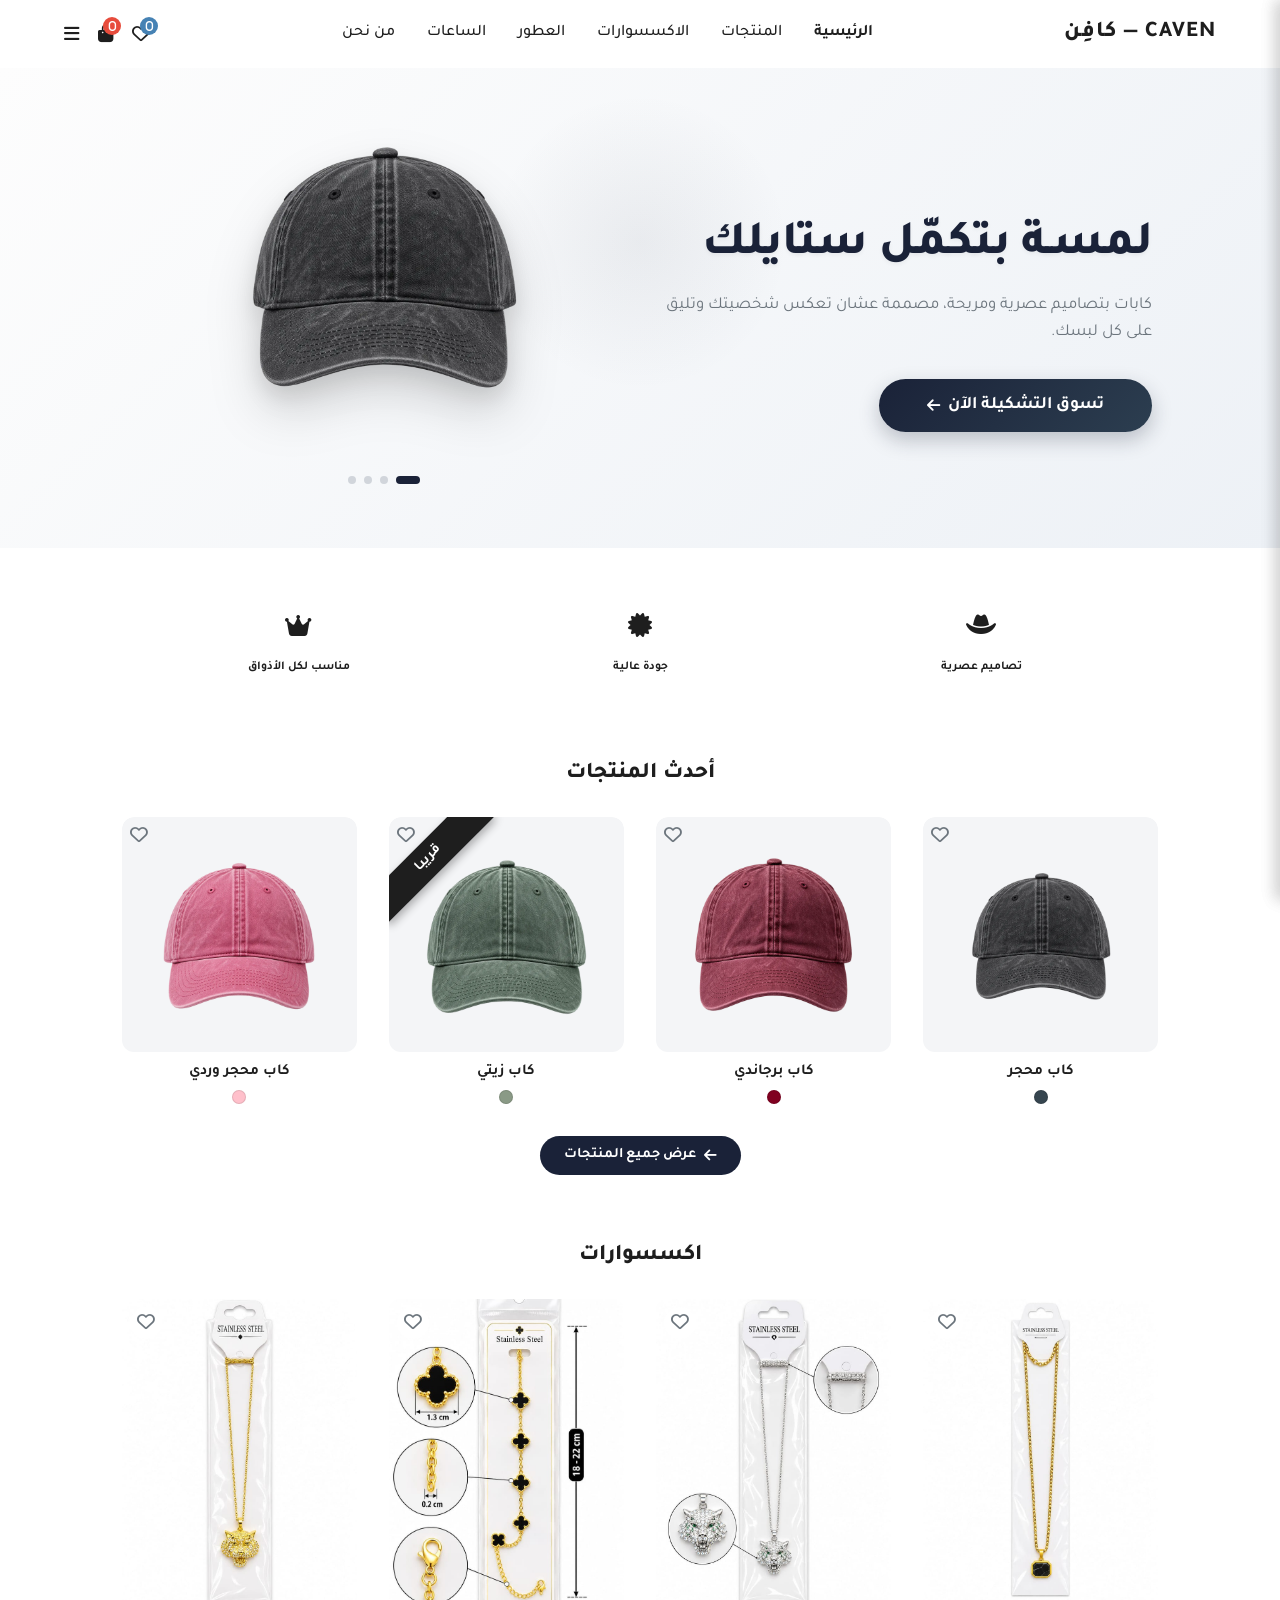
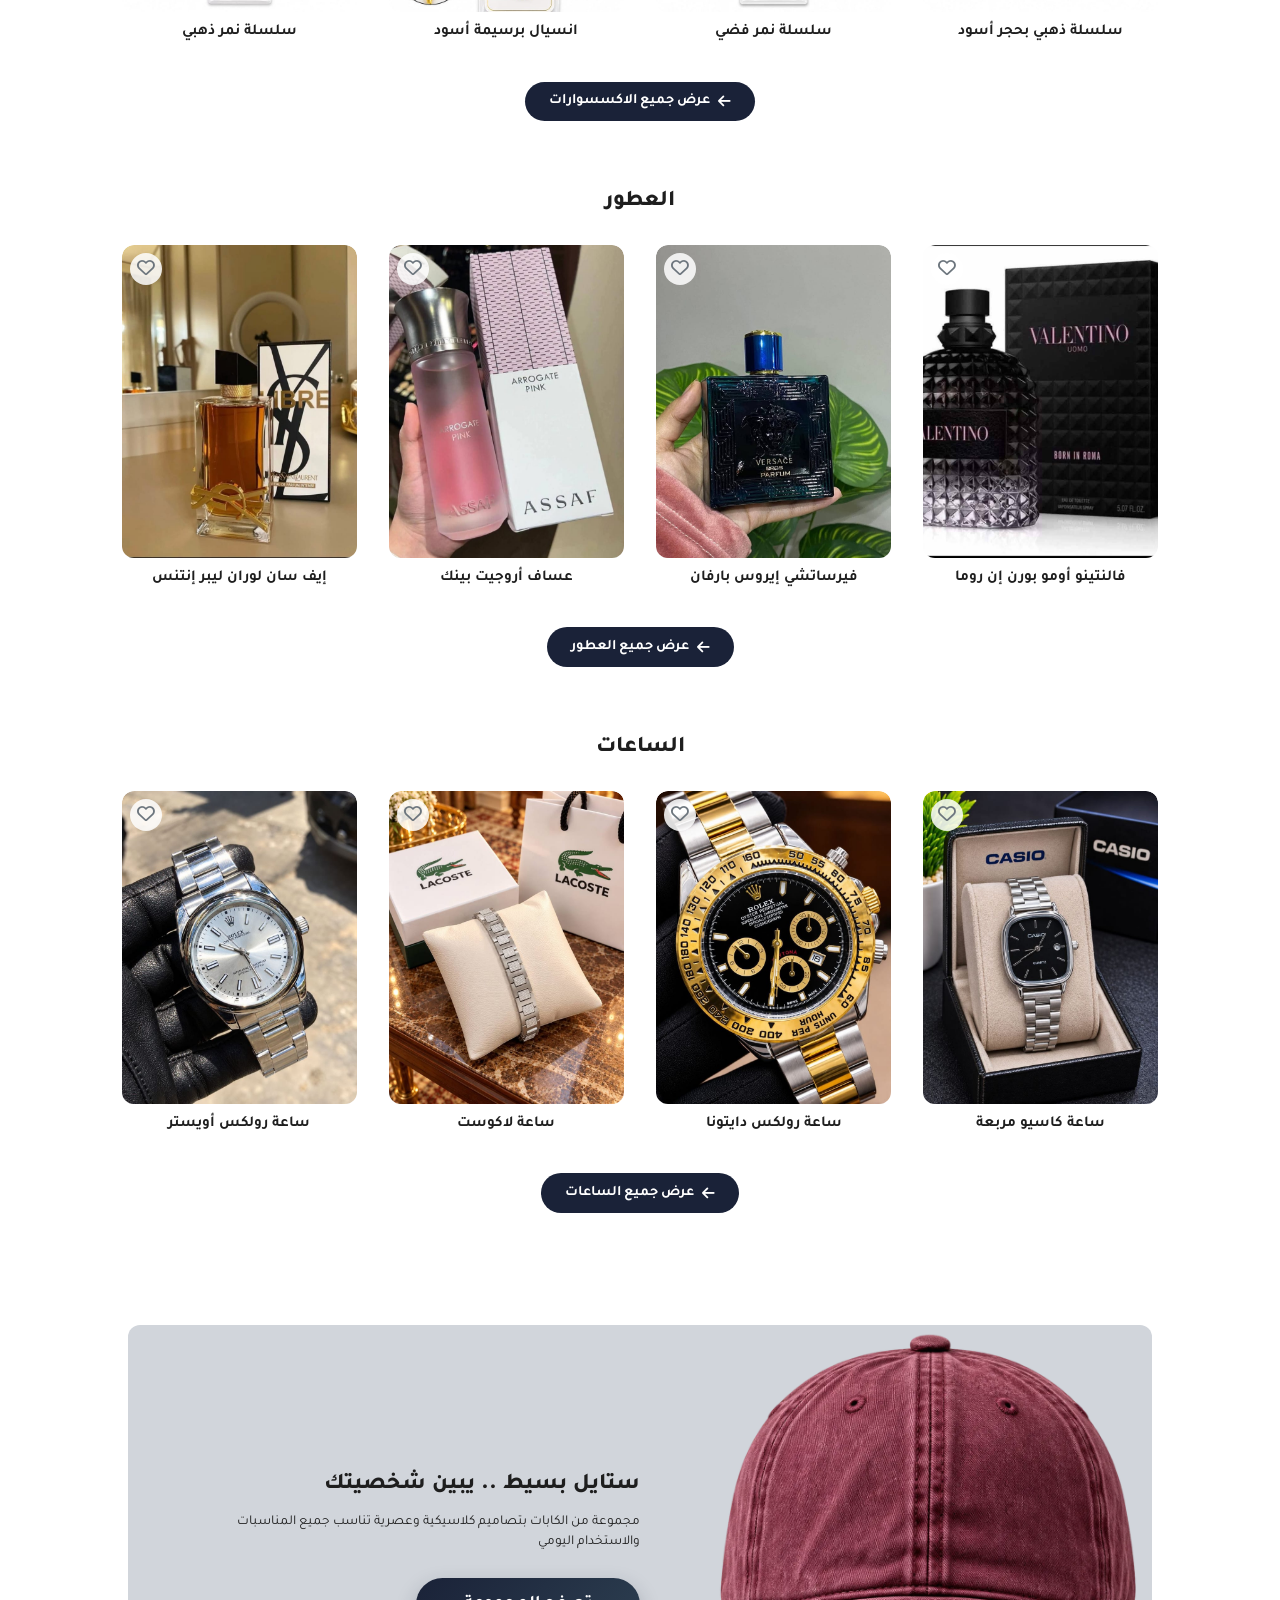
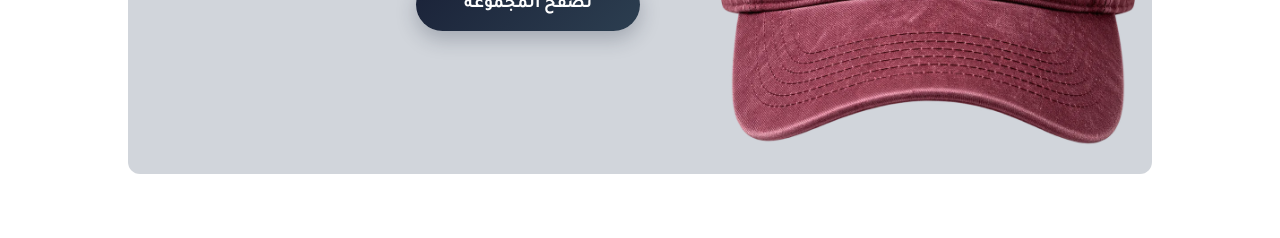
<file: index.html>
<!DOCTYPE html>
<html lang="ar" dir="rtl">

<head>
    <meta charset="UTF-8">
    <meta name="viewport" content="width=device-width, initial-scale=1.0">
    <title>CAVEN — كافِن | كابات بتكمل إطلالتك</title>
    <link rel="stylesheet" href="style.css?v=9">
    <link rel="preconnect" href="https://fonts.googleapis.com">
    <link rel="preconnect" href="https://fonts.gstatic.com" crossorigin>
    <link href="https://fonts.googleapis.com/css2?family=Tajawal:wght@400;500;700;800&display=swap" rel="stylesheet">
    <link rel="stylesheet" href="https://cdnjs.cloudflare.com/ajax/libs/font-awesome/6.4.0/css/all.min.css">
    <script src="perfumes-data.js?v=asw1"></script>
    <script src="watches-data.js?v=asw1"></script>
    <script src="caps-data.js?v=asw1"></script>
</head>

<body>
    <!-- Navbar -->
    <header class="header">
        <a href="index.html" class="logo" style="text-decoration: none;">CAVEN — كافِن</a>
        <nav class="nav-links">
            <a href="index.html" class="active">الرئيسية</a>
            <a href="products.html">المنتجات</a>
            <a href="accessories.html">الاكسسوارات</a>
            <a href="perfumes.html">العطور</a>
            <a href="watches.html">الساعات</a>
            <a href="#">من نحن</a>
        </nav>
        <div class="header-icons">
            <a href="index.html" class="mobile-home-icon" style="color:var(--text-dark); text-decoration:none;"><i
                    class="fas fa-home"></i></a>
            <i class="far fa-heart"></i>
            <i class="fas fa-shopping-bag"></i>
            <i class="fas fa-bars menu-toggle"></i>
        </div>
    </header>

    <!-- Mobile Menu -->
    <div class="mobile-menu">
        <div class="mobile-menu-header">
            <a href="index.html" class="logo" style="text-decoration: none;">CAVEN</a>
            <i class="fas fa-times close-menu"></i>
        </div>
        <nav class="mobile-nav-links">
            <a href="index.html" class="active"><i class="fas fa-home"></i> الرئيسية</a>
            <a href="products.html"><i class="fas fa-th-large"></i> المنتجات</a>
            <a href="accessories.html"><i class="fas fa-gem"></i> الاكسسوارات</a>
            <a href="perfumes.html"><i class="fas fa-spray-can-sparkles"></i> العطور</a>
            <a href="watches.html"><i class="far fa-clock"></i> الساعات</a>
            <a href="#" class="mobile-cart-link"><i class="fas fa-shopping-bag"></i> سلة المشتريات</a>
            <a href="#" class="mobile-wishlist-link"><i class="far fa-heart"></i> المفضلة</a>
        </nav>
    </div>

    <!-- Hero Section -->
    <section class="hero">
        <div class="hero-image-container">
            <div class="hero-slides">
                <img src="img/caps/caven-cap-charcoal.webp" alt="كاب محجر" class="hero-image active" fetchpriority="high">
                <img src="img/caps/caven-cap-burgundy.webp" alt="كاب برجاندي" class="hero-image">
                <img src="img/caps/caven-cap-sage.webp" alt="كاب زيتي" class="hero-image">
                <img src="img/caps/caven-cap-pink.webp" alt="كاب محجر وردي" class="hero-image">
            </div>
            <div class="slider-dots">
                <span class="dot active"></span>
                <span class="dot"></span>
                <span class="dot"></span>
                <span class="dot"></span>
            </div>
        </div>
        <div class="hero-content">
            <h1>لمسـة بتكمّل ستايلك</h1>
            <p>كابات بتصاميم عصرية ومريحة، مصممة عشان تعكس شخصيتك وتليق على كل لبسك.</p>
            <button class="btn-primary" onclick="window.location.href='products.html'"><i class="fas fa-arrow-left"
                    style="margin-right: 8px;"></i> تسوق التشكيلة الآن </button>
        </div>
    </section>

    <!-- Features Section -->
    <section class="features">
        <div class="feature">
            <div class="feature-icon"><i class="fas fa-crown"></i></div>
            <p>مناسب لكل الأذواق</p>
        </div>
        <div class="feature">
            <div class="feature-icon"><i class="fas fa-certificate"></i></div>
            <p>جودة عالية</p>
        </div>
        <div class="feature">
            <div class="feature-icon"><i class="fas fa-hat-cowboy"></i></div>
            <p>تصاميم عصرية</p>
        </div>
    </section>

    <!-- Latest Products Section -->
    <section class="latest-products">
        <div class="section-header">
            <h2>أحدث المنتجات</h2>
        </div>

        <div class="products-grid featured-rotator" id="latest-caps">
            <!-- Product 1 -->
            <div class="product-card"
                onclick="window.location.href='product-details.html?img=img/caps/caven-cap-charcoal.webp&title=كاب محجر'"
                style="cursor: pointer;">
                <div class="product-image-box">
                    <button class="wishlist-btn" onclick="event.stopPropagation();"><i
                            class="far fa-heart"></i></button>
                    <img loading="lazy" decoding="async" src="img/caps/caven-cap-charcoal.webp" alt="كاب محجر">
                </div>
                <div class="product-info">
                    <h3>كاب محجر</h3>
                    <div class="color-options">
                        <span class="color-dot" style="background-color: #36454F;"></span>
                    </div>
                </div>
            </div>

            <!-- Product 2 -->
            <div class="product-card"
                onclick="window.location.href='product-details.html?img=img/caps/caven-cap-burgundy.webp&title=كاب برجاندي'"
                style="cursor: pointer;">
                <div class="product-image-box">
                    <button class="wishlist-btn" onclick="event.stopPropagation();"><i
                            class="far fa-heart"></i></button>
                    <img loading="lazy" decoding="async" src="img/caps/caven-cap-burgundy.webp" alt="كاب برجاندي">
                </div>
                <div class="product-info">
                    <h3>كاب برجاندي</h3>
                    <div class="color-options">
                        <span class="color-dot" style="background-color: #800020;"></span>
                    </div>
                </div>
            </div>

            <!-- Product 3 -->
            <div class="product-card sold-out-card"
                onclick="window.location.href='product-details.html?img=img/caps/caven-cap-sage.webp&title=كاب زيتي'"
                style="cursor: pointer;">
                <div class="product-image-box">
                    <button class="wishlist-btn" onclick="event.stopPropagation();"><i
                            class="far fa-heart"></i></button>
                    <span class="sold-out-badge">قريبا</span>
                    <img loading="lazy" decoding="async" src="img/caps/caven-cap-sage.webp" alt="كاب زيتي">
                </div>
                <div class="product-info">
                    <h3>كاب زيتي</h3>
                    <div class="color-options">
                        <span class="color-dot" style="background-color: #8A9A86;"></span>
                    </div>
                </div>
            </div>

            <!-- Product 4 -->
            <div class="product-card"
                onclick="window.location.href='product-details.html?img=img/caps/caven-cap-pink.webp&title=كاب محجر وردي'"
                style="cursor: pointer;">
                <div class="product-image-box">
                    <button class="wishlist-btn" onclick="event.stopPropagation();"><i
                            class="far fa-heart"></i></button>
                    <img loading="lazy" decoding="async" src="img/caps/caven-cap-pink.webp" alt="كاب محجر وردي">
                </div>
                <div class="product-info">
                    <h3>كاب محجر وردي</h3>
                    <div class="color-options">
                        <span class="color-dot" style="background-color: #FFC0CB;"></span>
                    </div>
                </div>
            </div>

            <!-- Extra products: shown only in the mobile rotator -->
            <div class="product-card rotator-extra"
                onclick="window.location.href='product-details.html?img=img/caps/caven-cap-dark-green.webp&title=كاب محجر زيتي'"
                style="cursor: pointer;">
                <div class="product-image-box">
                    <button class="wishlist-btn" onclick="event.stopPropagation();"><i
                            class="far fa-heart"></i></button>
                    <img loading="lazy" decoding="async" src="img/caps/caven-cap-dark-green.webp" alt="كاب محجر زيتي">
                </div>
                <div class="product-info">
                    <h3>كاب محجر زيتي</h3>
                    <div class="color-options">
                        <span class="color-dot" style="background-color: #013220;"></span>
                    </div>
                </div>
            </div>

            <div class="product-card sold-out-card rotator-extra"
                onclick="window.location.href='product-details.html?img=img/caps/caven-cap-light-blue.webp&title=كاب محجر سماوي'"
                style="cursor: pointer;">
                <div class="product-image-box">
                    <button class="wishlist-btn" onclick="event.stopPropagation();"><i
                            class="far fa-heart"></i></button>
                    <span class="sold-out-badge">قريبا</span>
                    <img loading="lazy" decoding="async" src="img/caps/caven-cap-light-blue.webp" alt="كاب محجر سماوي">
                </div>
                <div class="product-info">
                    <h3>كاب محجر سماوي</h3>
                    <div class="color-options">
                        <span class="color-dot" style="background-color: #ADD8E6;"></span>
                    </div>
                </div>
            </div>

            <div class="product-card sold-out-card rotator-extra"
                onclick="window.location.href='product-details.html?img=img/caps/caven-cap-purple.webp&title=كاب محجر بنفسجي'"
                style="cursor: pointer;">
                <div class="product-image-box">
                    <button class="wishlist-btn" onclick="event.stopPropagation();"><i
                            class="far fa-heart"></i></button>
                    <span class="sold-out-badge">قريبا</span>
                    <img loading="lazy" decoding="async" src="img/caps/caven-cap-purple.webp" alt="كاب محجر بنفسجي">
                </div>
                <div class="product-info">
                    <h3>كاب محجر بنفسجي</h3>
                    <div class="color-options">
                        <span class="color-dot" style="background-color: #800080;"></span>
                    </div>
                </div>
            </div>

            <div class="product-card sold-out-card rotator-extra"
                onclick="window.location.href='product-details.html?img=img/caps/caven-cap-royal-blue.webp&title=كاب ازرق ملكي'"
                style="cursor: pointer;">
                <div class="product-image-box">
                    <button class="wishlist-btn" onclick="event.stopPropagation();"><i
                            class="far fa-heart"></i></button>
                    <span class="sold-out-badge">قريبا</span>
                    <img loading="lazy" decoding="async" src="img/caps/caven-cap-royal-blue.webp" alt="كاب ازرق ملكي">
                </div>
                <div class="product-info">
                    <h3>كاب ازرق ملكي</h3>
                    <div class="color-options">
                        <span class="color-dot" style="background-color: #4169E1;"></span>
                    </div>
                </div>
            </div>
        </div>
        <script>
            // New caps (from caps-data.js) join the caps rotator on mobile
            (function () {
                const grid = document.getElementById('latest-caps');
                window.CAP_CARDS.forEach(c => {
                    grid.insertAdjacentHTML('beforeend', `
            <div class="product-card rotator-extra"
                onclick="window.location.href='product-details.html?img=${c.image}&title=${encodeURIComponent(c.title)}'"
                style="cursor: pointer;">
                <div class="product-image-box">
                    <button class="wishlist-btn" onclick="event.stopPropagation();"><i
                            class="far fa-heart"></i></button>
                    <img src="${c.image}" alt="${c.title}" loading="lazy">
                </div>
                <div class="product-info">
                    <h3>${c.title}</h3>
                    <div class="color-options">
                        <span class="color-dot" style="background-color: ${c.hex};"></span>
                    </div>
                </div>
            </div>`);
                });
            })();
        </script>

        <button class="btn-secondary" onclick="window.location.href='products.html'">عرض جميع المنتجات <i
                class="fas fa-arrow-left"></i></button>
    </section>

    <!-- Accessories Section -->
    <section class="latest-products accessories-section">
        <div class="section-header">
            <h2>اكسسوارات</h2>
        </div>

        <div class="products-grid featured-rotator">
            <div class="product-card"
                onclick="window.location.href='product-details.html?img=img/accessories/268197.jpg&title=سلسلة ذهبي بحجر أسود'"
                style="cursor: pointer;">
                <div class="product-image-box">
                    <button class="wishlist-btn" onclick="event.stopPropagation();"><i
                            class="far fa-heart"></i></button>
                    <img src="img/accessories/268197.jpg" alt="سلسلة ذهبي بحجر أسود" loading="lazy">
                </div>
                <div class="product-info">
                    <h3>سلسلة ذهبي بحجر أسود</h3>
                </div>
            </div>

            <div class="product-card"
                onclick="window.location.href='product-details.html?img=img/accessories/268206.jpg&title=سلسلة نمر فضي'"
                style="cursor: pointer;">
                <div class="product-image-box">
                    <button class="wishlist-btn" onclick="event.stopPropagation();"><i
                            class="far fa-heart"></i></button>
                    <img src="img/accessories/268206.jpg" alt="سلسلة نمر فضي" loading="lazy">
                </div>
                <div class="product-info">
                    <h3>سلسلة نمر فضي</h3>
                </div>
            </div>

            <div class="product-card"
                onclick="window.location.href='product-details.html?img=img/accessories/268212.jpg&title=انسيال برسيمة أسود'"
                style="cursor: pointer;">
                <div class="product-image-box">
                    <button class="wishlist-btn" onclick="event.stopPropagation();"><i
                            class="far fa-heart"></i></button>
                    <img src="img/accessories/268212.jpg" alt="انسيال برسيمة أسود" loading="lazy">
                </div>
                <div class="product-info">
                    <h3>انسيال برسيمة أسود</h3>
                </div>
            </div>

            <div class="product-card"
                onclick="window.location.href='product-details.html?img=img/accessories/268223.jpg&title=سلسلة نمر ذهبي'"
                style="cursor: pointer;">
                <div class="product-image-box">
                    <button class="wishlist-btn" onclick="event.stopPropagation();"><i
                            class="far fa-heart"></i></button>
                    <img src="img/accessories/268223.jpg" alt="سلسلة نمر ذهبي" loading="lazy">
                </div>
                <div class="product-info">
                    <h3>سلسلة نمر ذهبي</h3>
                </div>
            </div>

            <div class="product-card rotator-extra"
                onclick="window.location.href='product-details.html?img=img/accessories/268176.jpg&title=سلسلة كوبي سوداء مرصعة'"
                style="cursor: pointer;">
                <div class="product-image-box">
                    <button class="wishlist-btn" onclick="event.stopPropagation();"><i
                            class="far fa-heart"></i></button>
                    <img src="img/accessories/268176.jpg" alt="سلسلة كوبي سوداء مرصعة" loading="lazy">
                </div>
                <div class="product-info">
                    <h3>سلسلة كوبي سوداء مرصعة</h3>
                </div>
            </div>

            <div class="product-card rotator-extra"
                onclick="window.location.href='product-details.html?img=img/accessories/268182.jpg&title=انسيال ذهبي برسيمة زركون'"
                style="cursor: pointer;">
                <div class="product-image-box">
                    <button class="wishlist-btn" onclick="event.stopPropagation();"><i
                            class="far fa-heart"></i></button>
                    <img src="img/accessories/268182.jpg" alt="انسيال ذهبي برسيمة زركون" loading="lazy">
                </div>
                <div class="product-info">
                    <h3>انسيال ذهبي برسيمة زركون</h3>
                </div>
            </div>

            <div class="product-card rotator-extra"
                onclick="window.location.href='product-details.html?img=img/accessories/268185.jpg&title=انسيال برسيمة فضي'"
                style="cursor: pointer;">
                <div class="product-image-box">
                    <button class="wishlist-btn" onclick="event.stopPropagation();"><i
                            class="far fa-heart"></i></button>
                    <img src="img/accessories/268185.jpg" alt="انسيال برسيمة فضي" loading="lazy">
                </div>
                <div class="product-info">
                    <h3>انسيال برسيمة فضي</h3>
                </div>
            </div>

            <div class="product-card rotator-extra"
                onclick="window.location.href='product-details.html?img=img/accessories/268188.jpg&title=سلسلة سوداء مزدوجة'"
                style="cursor: pointer;">
                <div class="product-image-box">
                    <button class="wishlist-btn" onclick="event.stopPropagation();"><i
                            class="far fa-heart"></i></button>
                    <img src="img/accessories/268188.jpg" alt="سلسلة سوداء مزدوجة" loading="lazy">
                </div>
                <div class="product-info">
                    <h3>سلسلة سوداء مزدوجة</h3>
                </div>
            </div>

            <div class="product-card rotator-extra"
                onclick="window.location.href='product-details.html?img=img/accessories/268191.jpg&title=انسيال برسيمة ذهبي مرصع'"
                style="cursor: pointer;">
                <div class="product-image-box">
                    <button class="wishlist-btn" onclick="event.stopPropagation();"><i
                            class="far fa-heart"></i></button>
                    <img src="img/accessories/268191.jpg" alt="انسيال برسيمة ذهبي مرصع" loading="lazy">
                </div>
                <div class="product-info">
                    <h3>انسيال برسيمة ذهبي مرصع</h3>
                </div>
            </div>

            <div class="product-card rotator-extra"
                onclick="window.location.href='product-details.html?img=img/accessories/268194.jpg&title=انسيال ذهبي بدلايات صدف'"
                style="cursor: pointer;">
                <div class="product-image-box">
                    <button class="wishlist-btn" onclick="event.stopPropagation();"><i
                            class="far fa-heart"></i></button>
                    <img src="img/accessories/268194.jpg" alt="انسيال ذهبي بدلايات صدف" loading="lazy">
                </div>
                <div class="product-info">
                    <h3>انسيال ذهبي بدلايات صدف</h3>
                </div>
            </div>

            <div class="product-card rotator-extra"
                onclick="window.location.href='product-details.html?img=img/accessories/268200.jpg&title=انسيال تنس برسيمات سوداء'"
                style="cursor: pointer;">
                <div class="product-image-box">
                    <button class="wishlist-btn" onclick="event.stopPropagation();"><i
                            class="far fa-heart"></i></button>
                    <img src="img/accessories/268200.jpg" alt="انسيال تنس برسيمات سوداء" loading="lazy">
                </div>
                <div class="product-info">
                    <h3>انسيال تنس برسيمات سوداء</h3>
                </div>
            </div>

            <div class="product-card rotator-extra"
                onclick="window.location.href='product-details.html?img=img/accessories/268203.jpg&title=انسيال ذهبي بدلايات سوداء'"
                style="cursor: pointer;">
                <div class="product-image-box">
                    <button class="wishlist-btn" onclick="event.stopPropagation();"><i
                            class="far fa-heart"></i></button>
                    <img src="img/accessories/268203.jpg" alt="انسيال ذهبي بدلايات سوداء" loading="lazy">
                </div>
                <div class="product-info">
                    <h3>انسيال ذهبي بدلايات سوداء</h3>
                </div>
            </div>

            <div class="product-card rotator-extra"
                onclick="window.location.href='product-details.html?img=img/accessories/268209.jpg&title=انسيال تنس بنمر'"
                style="cursor: pointer;">
                <div class="product-image-box">
                    <button class="wishlist-btn" onclick="event.stopPropagation();"><i
                            class="far fa-heart"></i></button>
                    <img src="img/accessories/268209.jpg" alt="انسيال تنس بنمر" loading="lazy">
                </div>
                <div class="product-info">
                    <h3>انسيال تنس بنمر</h3>
                </div>
            </div>

            <div class="product-card rotator-extra"
                onclick="window.location.href='product-details.html?img=img/accessories/268227.jpg&title=سلسلة ذهبي بدلاية زركون'"
                style="cursor: pointer;">
                <div class="product-image-box">
                    <button class="wishlist-btn" onclick="event.stopPropagation();"><i
                            class="far fa-heart"></i></button>
                    <img src="img/accessories/268227.jpg" alt="سلسلة ذهبي بدلاية زركون" loading="lazy">
                </div>
                <div class="product-info">
                    <h3>سلسلة ذهبي بدلاية زركون</h3>
                </div>
            </div>

            <div class="product-card rotator-extra"
                onclick="window.location.href='product-details.html?img=img/accessories/268231.jpg&title=انسيال برسيمة صدف أبيض'"
                style="cursor: pointer;">
                <div class="product-image-box">
                    <button class="wishlist-btn" onclick="event.stopPropagation();"><i
                            class="far fa-heart"></i></button>
                    <img src="img/accessories/268231.jpg" alt="انسيال برسيمة صدف أبيض" loading="lazy">
                </div>
                <div class="product-info">
                    <h3>انسيال برسيمة صدف أبيض</h3>
                </div>
            </div>
        </div>

        <button class="btn-secondary" onclick="window.location.href='accessories.html'">عرض جميع الاكسسوارات <i
                class="fas fa-arrow-left"></i></button>
    </section>


    <!-- Perfumes Section (built from perfumes-data.js) -->
    <section class="latest-products accessories-section">
        <div class="section-header">
            <h2>العطور</h2>
        </div>

        <div class="products-grid featured-rotator" id="home-perfumes"></div>
        <script>
            (function () {
                const grid = document.getElementById('home-perfumes');
                Object.values(window.PERFUMES).forEach((p, i) => {
                    grid.insertAdjacentHTML('beforeend', `
            <div class="product-card${i >= 4 ? ' rotator-extra' : ''}"
                onclick="window.location.href='product-details.html?img=${p.images[0]}&title=${encodeURIComponent(p.title)}'"
                style="cursor: pointer;">
                <div class="product-image-box">
                    <button class="wishlist-btn" onclick="event.stopPropagation();"><i
                            class="far fa-heart"></i></button>
                    <img src="${p.images[0]}" alt="${p.title}" loading="lazy">
                </div>
                <div class="product-info">
                    <h3>${p.title}</h3>
                </div>
            </div>`);
                });
            })();
        </script>

        <button class="btn-secondary" onclick="window.location.href='perfumes.html'">عرض جميع العطور <i
                class="fas fa-arrow-left"></i></button>
    </section>

    <!-- Watches Section (built from watches-data.js) -->
    <section class="latest-products accessories-section">
        <div class="section-header">
            <h2>الساعات</h2>
        </div>

        <div class="products-grid featured-rotator" id="home-watches"></div>
        <script>
            (function () {
                const grid = document.getElementById('home-watches');
                window.WATCH_CARDS.map(c => ({ ...c, images: [c.image] })).forEach((p, i) => {
                    grid.insertAdjacentHTML('beforeend', `
            <div class="product-card${i >= 4 ? ' rotator-extra' : ''}"
                onclick="window.location.href='product-details.html?img=${p.images[0]}&title=${encodeURIComponent(p.title)}'"
                style="cursor: pointer;">
                <div class="product-image-box">
                    <button class="wishlist-btn" onclick="event.stopPropagation();"><i
                            class="far fa-heart"></i></button>
                    <img src="${p.images[0]}" alt="${p.title}" loading="lazy">
                </div>
                <div class="product-info">
                    <h3>${p.title}</h3>
                </div>
            </div>`);
                });
            })();
        </script>

        <button class="btn-secondary" onclick="window.location.href='watches.html'">عرض جميع الساعات <i
                class="fas fa-arrow-left"></i></button>
    </section>

    <!-- Banner Section -->
    <section class="banner">
        <div class="banner-content">
            <h2>ستايل بسيط .. يبين شخصيتك</h2>
            <p>مجموعة من الكابات بتصاميم كلاسيكية وعصرية تناسب جميع المناسبات والاستخدام اليومي</p>
            <button class="btn-primary" style="margin-top: 10px;" onclick="window.location.href='products.html'">تصفح
                المجموعة</button>
        </div>
        <div class="banner-image">
            <img loading="lazy" decoding="async" src="img/caps/caven-cap-burgundy.webp" alt="كاب برجاندي">
        </div>
    </section>

    <script src="script.js?v=6"></script>
</body>

</html>
</file>
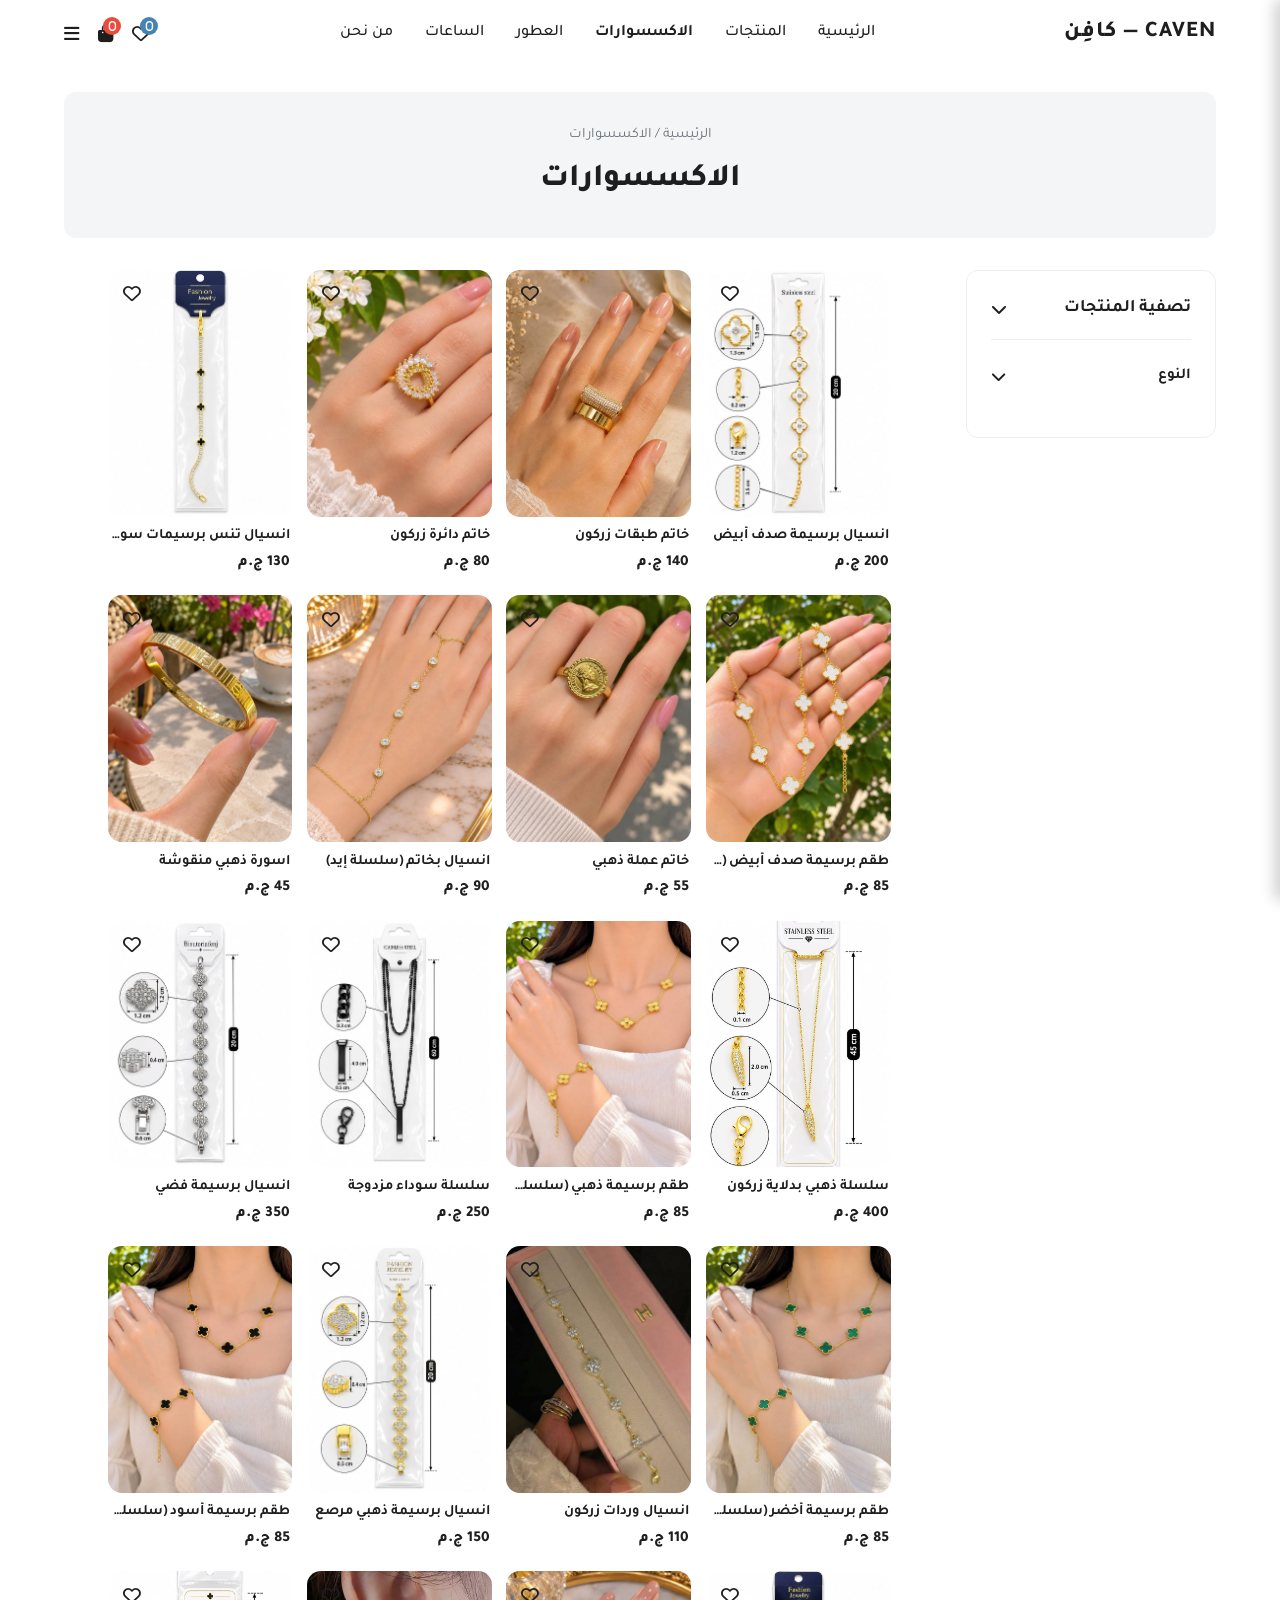
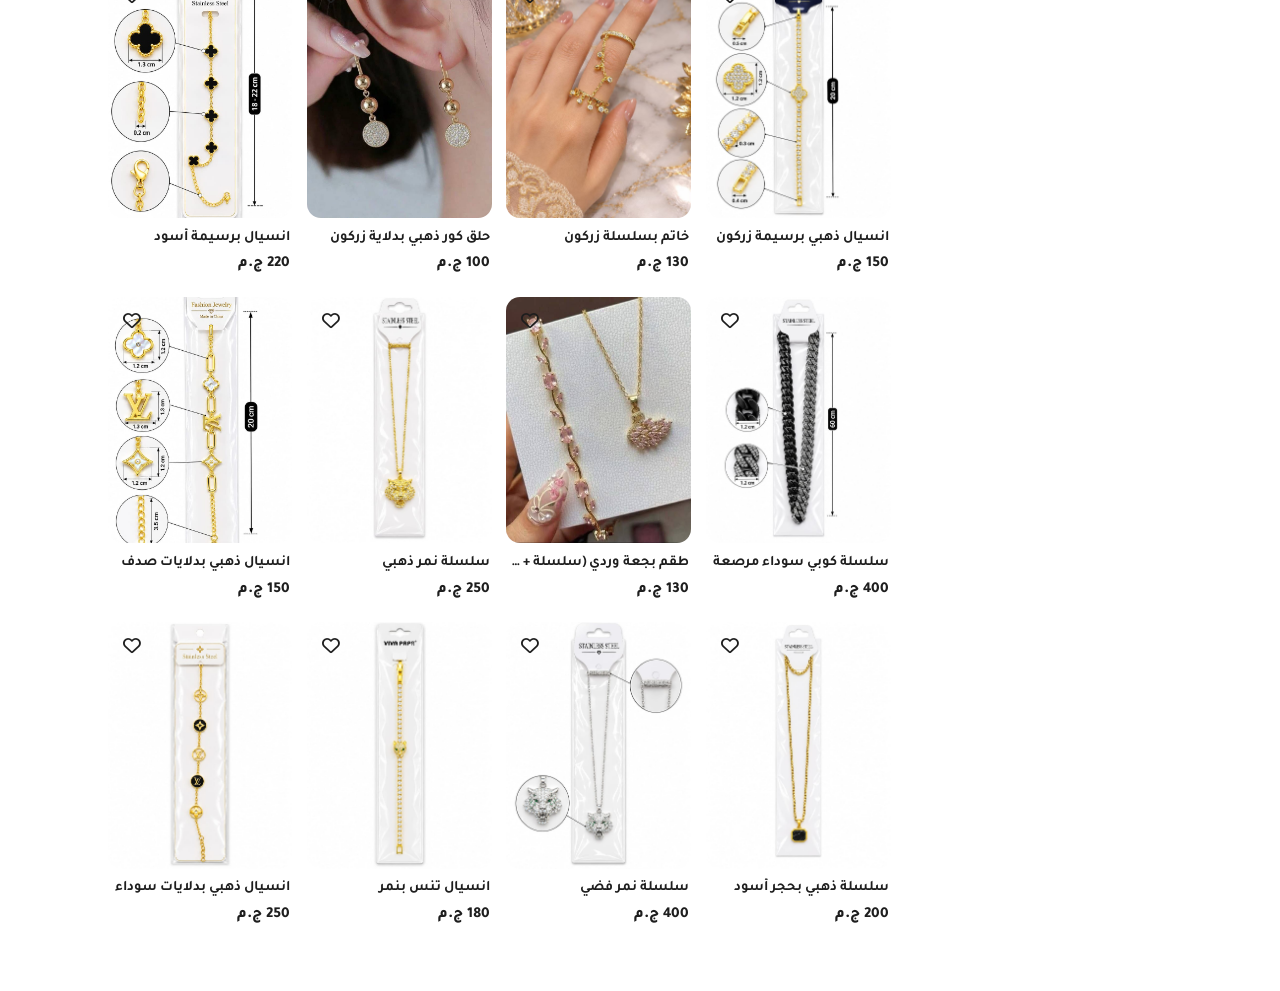
<file: accessories.html>
<!DOCTYPE html>
<html lang="ar" dir="rtl">

<head>
    <meta charset="UTF-8">
    <meta name="viewport" content="width=device-width, initial-scale=1.0">
    <title>CAVEN — كافِن | الاكسسوارات</title>
    <link rel="stylesheet" href="style.css?v=9">
    <link rel="preconnect" href="https://fonts.googleapis.com">
    <link rel="preconnect" href="https://fonts.gstatic.com" crossorigin>
    <link href="https://fonts.googleapis.com/css2?family=Tajawal:wght@400;500;700;800&display=swap" rel="stylesheet">
    <link rel="stylesheet" href="https://cdnjs.cloudflare.com/ajax/libs/font-awesome/6.4.0/css/all.min.css">
    <script src="accessories-data.js?v=asw1"></script>
</head>

<body>
    <!-- Navbar -->
    <header class="header">
        <a href="index.html" class="logo" style="text-decoration: none;">CAVEN — كافِن</a>
        <nav class="nav-links">
            <a href="index.html">الرئيسية</a>
            <a href="products.html">المنتجات</a>
            <a href="accessories.html" class="active">الاكسسوارات</a>
            <a href="perfumes.html">العطور</a>
            <a href="watches.html">الساعات</a>
            <a href="#">من نحن</a>
        </nav>
        <div class="header-icons">
            <a href="index.html" class="mobile-home-icon" style="color:var(--text-dark); text-decoration:none;"><i
                    class="fas fa-home"></i></a>
            <i class="far fa-heart"></i>
            <i class="fas fa-shopping-bag"></i>
            <i class="fas fa-bars menu-toggle"></i>
        </div>
    </header>

    <!-- Mobile Menu -->
    <div class="mobile-menu">
        <div class="mobile-menu-header">
            <a href="index.html" class="logo" style="text-decoration: none;">CAVEN</a>
            <i class="fas fa-times close-menu"></i>
        </div>
        <nav class="mobile-nav-links">
            <a href="index.html"><i class="fas fa-home"></i> الرئيسية</a>
            <a href="products.html"><i class="fas fa-th-large"></i> المنتجات</a>
            <a href="accessories.html" class="active"><i class="fas fa-gem"></i> الاكسسوارات</a>
            <a href="perfumes.html"><i class="fas fa-spray-can-sparkles"></i> العطور</a>
            <a href="watches.html"><i class="far fa-clock"></i> الساعات</a>
            <a href="#" class="mobile-cart-link"><i class="fas fa-shopping-bag"></i> سلة المشتريات</a>
            <a href="#" class="mobile-wishlist-link"><i class="far fa-heart"></i> المفضلة</a>
        </nav>
    </div>

    <!-- Page Header -->
    <section class="page-header">
        <div class="breadcrumb">
            <a href="index.html" class="breadcrumb-link">الرئيسية</a> /
            <span class="current-page">الاكسسوارات</span>
        </div>
        <h1>الاكسسوارات</h1>
    </section>

    <!-- Accessories Page Layout -->
    <section class="products-page-container accessories-section">

        <!-- Filters Sidebar -->
        <aside class="filters-sidebar">
            <div class="filter-header">
                <h3>تصفية المنتجات</h3>
                <i class="fas fa-chevron-down filter-mobile-toggle" style="cursor:pointer;"></i>
            </div>

            <div class="filter-body">
                <div class="filter-group">
                    <h4>النوع <i class="fas fa-chevron-down"></i></h4>
                    <ul class="checkbox-list" style="display: none;">
                        <li><input type="checkbox" id="type-necklace" class="acc-filter" value="سلسلة"> <label
                                for="type-necklace">سلاسل</label></li>
                        <li><input type="checkbox" id="type-bracelet" class="acc-filter" value="انسيال"> <label
                                for="type-bracelet">انسيالات</label></li>
                        <li><input type="checkbox" id="type-set" class="acc-filter" value="طقم"> <label
                                for="type-set">أطقم</label></li>
                        <li><input type="checkbox" id="type-ring" class="acc-filter" value="خاتم"> <label
                                for="type-ring">خواتم</label></li>
                        <li><input type="checkbox" id="type-earring" class="acc-filter" value="حلق"> <label
                                for="type-earring">حلقان</label></li>
                    </ul>
                </div>
            </div>
        </aside>

        <!-- Accessories Grid (built from accessories-data.js) -->
        <main class="products-main">
            <div class="products-grid products-grid-page" id="accessories-grid"></div>
            <script>
                (function () {
                    const grid = document.getElementById('accessories-grid');
                    Object.values(window.ACCESSORIES).forEach(a => {
                        const type = a.title.startsWith('سلسلة') ? 'سلسلة' : a.title.startsWith('خاتم') ? 'خاتم' : a.title.startsWith('حلق') ? 'حلق' : a.title.startsWith('طقم') ? 'طقم' : 'انسيال';
                        grid.insertAdjacentHTML('beforeend', `
                <div class="product-card" data-type="${type}"
                    onclick="window.location.href='product-details.html?img=${a.images[0]}&title=${encodeURIComponent(a.title)}'"
                    style="cursor: pointer;">
                    <div class="product-image-box">
                        <button class="wishlist-btn" onclick="event.stopPropagation();"><i
                                class="far fa-heart"></i></button>
                        <img src="${a.images[0]}" alt="${a.title}" loading="lazy">
                    </div>
                    <div class="product-info">
                        <h3>${a.title}</h3>
                        <div class="acc-price">
                            ${a.price} ج.م
                            ${a.oldPrice ? `<span class="acc-old-price">${a.oldPrice} ج.م</span>` : ''}
                        </div>
                    </div>
                </div>`);
                    });

                    // Type filter
                    document.querySelectorAll('.acc-filter').forEach(cb => cb.addEventListener('change', () => {
                        const selected = Array.from(document.querySelectorAll('.acc-filter:checked')).map(c => c.value);
                        grid.querySelectorAll('.product-card').forEach(card => {
                            card.style.display = (!selected.length || selected.includes(card.dataset.type)) ? '' : 'none';
                        });
                    }));
                })();
            </script>
            <script>
                /* Random product order on every visit */
                (function () {
                    const grid = document.getElementById('accessories-grid');
                    const items = Array.from(grid.children).filter(el => el.matches('.product-card, .watch-model-row'));
                    for (let i = items.length - 1; i > 0; i--) {
                        const j = Math.floor(Math.random() * (i + 1));
                        [items[i], items[j]] = [items[j], items[i]];
                    }
                    items.forEach(el => grid.appendChild(el));
                })();
            </script>
        </main>
    </section>

    <script src="script.js?v=6"></script>
</body>

</html>
</file>
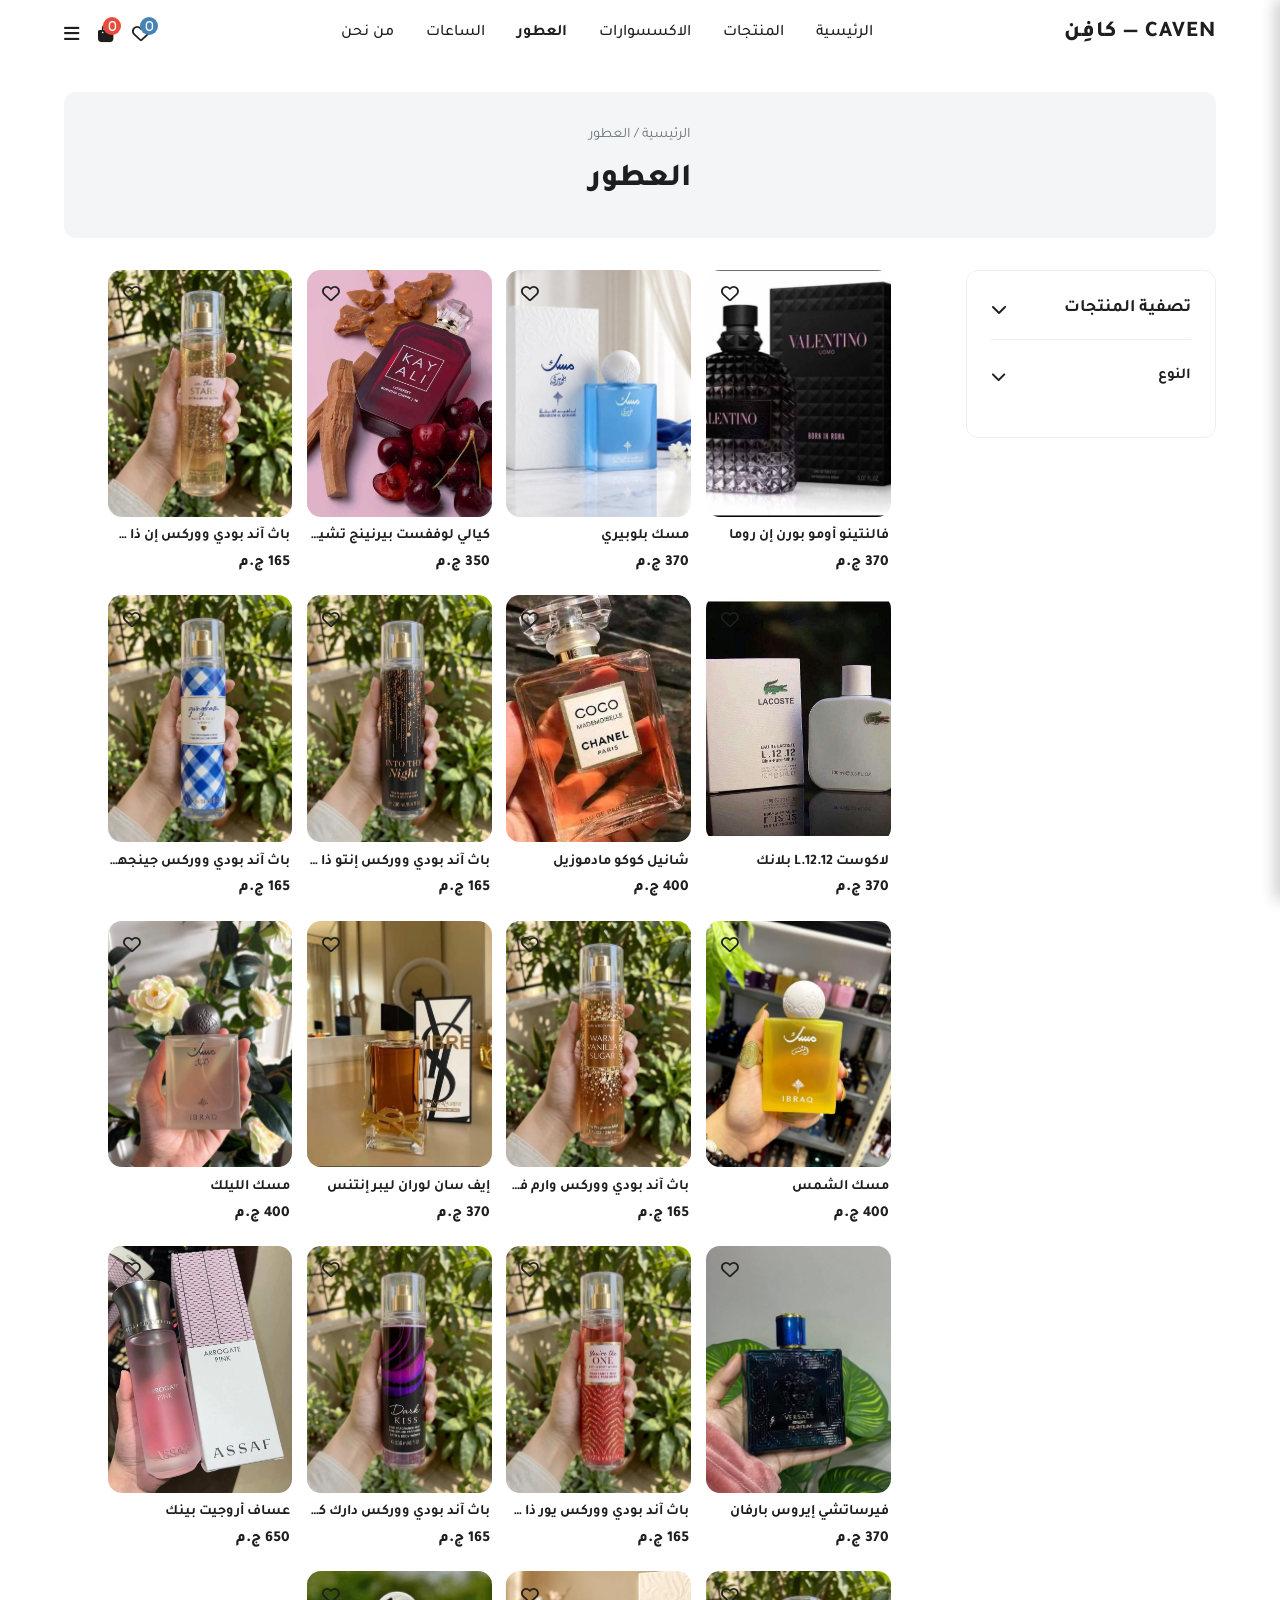
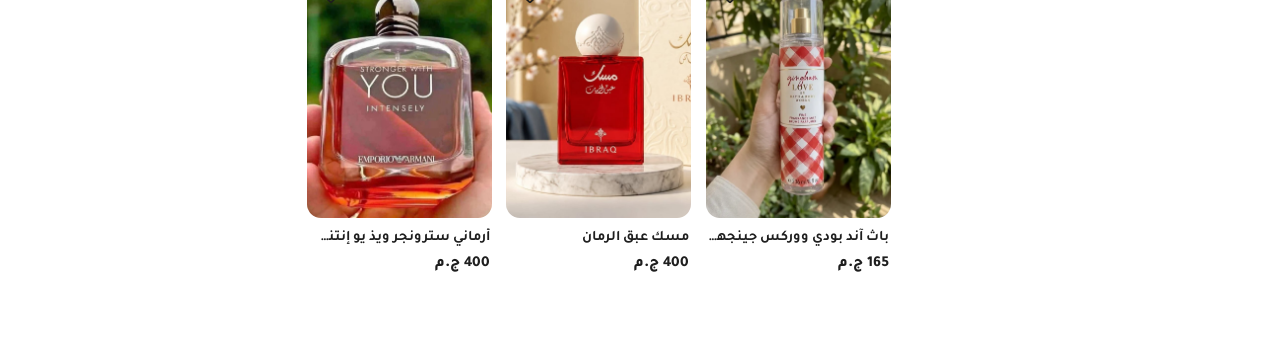
<file: perfumes.html>
<!DOCTYPE html>
<html lang="ar" dir="rtl">

<head>
    <meta charset="UTF-8">
    <meta name="viewport" content="width=device-width, initial-scale=1.0">
    <title>CAVEN — كافِن | العطور</title>
    <link rel="stylesheet" href="style.css?v=9">
    <link rel="preconnect" href="https://fonts.googleapis.com">
    <link rel="preconnect" href="https://fonts.gstatic.com" crossorigin>
    <link href="https://fonts.googleapis.com/css2?family=Tajawal:wght@400;500;700;800&display=swap" rel="stylesheet">
    <link rel="stylesheet" href="https://cdnjs.cloudflare.com/ajax/libs/font-awesome/6.4.0/css/all.min.css">
    <script src="perfumes-data.js?v=asw1"></script>
</head>

<body>
    <!-- Navbar -->
    <header class="header">
        <a href="index.html" class="logo" style="text-decoration: none;">CAVEN — كافِن</a>
        <nav class="nav-links">
            <a href="index.html">الرئيسية</a>
            <a href="products.html">المنتجات</a>
            <a href="accessories.html">الاكسسوارات</a>
            <a href="perfumes.html" class="active">العطور</a>
            <a href="watches.html">الساعات</a>
            <a href="#">من نحن</a>
        </nav>
        <div class="header-icons">
            <a href="index.html" class="mobile-home-icon" style="color:var(--text-dark); text-decoration:none;"><i
                    class="fas fa-home"></i></a>
            <i class="far fa-heart"></i>
            <i class="fas fa-shopping-bag"></i>
            <i class="fas fa-bars menu-toggle"></i>
        </div>
    </header>

    <!-- Mobile Menu -->
    <div class="mobile-menu">
        <div class="mobile-menu-header">
            <a href="index.html" class="logo" style="text-decoration: none;">CAVEN</a>
            <i class="fas fa-times close-menu"></i>
        </div>
        <nav class="mobile-nav-links">
            <a href="index.html"><i class="fas fa-home"></i> الرئيسية</a>
            <a href="products.html"><i class="fas fa-th-large"></i> المنتجات</a>
            <a href="accessories.html"><i class="fas fa-gem"></i> الاكسسوارات</a>
            <a href="perfumes.html" class="active"><i class="fas fa-spray-can-sparkles"></i> العطور</a>
            <a href="watches.html"><i class="far fa-clock"></i> الساعات</a>
            <a href="#" class="mobile-cart-link"><i class="fas fa-shopping-bag"></i> سلة المشتريات</a>
            <a href="#" class="mobile-wishlist-link"><i class="far fa-heart"></i> المفضلة</a>
        </nav>
    </div>

    <!-- Page Header -->
    <section class="page-header">
        <div class="breadcrumb">
            <a href="index.html" class="breadcrumb-link">الرئيسية</a> /
            <span class="current-page">العطور</span>
        </div>
        <h1>العطور</h1>
    </section>

    <!-- Perfumes Page Layout -->
    <section class="products-page-container accessories-section">

        <!-- Filters Sidebar -->
        <aside class="filters-sidebar">
            <div class="filter-header">
                <h3>تصفية المنتجات</h3>
                <i class="fas fa-chevron-down filter-mobile-toggle" style="cursor:pointer;"></i>
            </div>

            <div class="filter-body">
                <div class="filter-group">
                    <h4>النوع <i class="fas fa-chevron-down"></i></h4>
                    <ul class="checkbox-list" style="display: none;">
                        <li><input type="checkbox" id="type-musk" class="acc-filter" value="مسك"> <label
                                for="type-musk">مسك</label></li>
                        <li><input type="checkbox" id="type-global" class="acc-filter" value="عالمي"> <label
                                for="type-global">عطور عالمية</label></li>
                    </ul>
                </div>
            </div>
        </aside>

        <!-- Perfumes Grid (built from perfumes-data.js) -->
        <main class="products-main">
            <div class="products-grid products-grid-page" id="perfumes-grid"></div>
            <script>
                (function () {
                    const grid = document.getElementById('perfumes-grid');
                    Object.values(window.PERFUMES).forEach(a => {
                        const type = a.title.startsWith('مسك') ? 'مسك' : 'عالمي';
                        grid.insertAdjacentHTML('beforeend', `
                <div class="product-card" data-type="${type}"
                    onclick="window.location.href='product-details.html?img=${a.images[0]}&title=${encodeURIComponent(a.title)}'"
                    style="cursor: pointer;">
                    <div class="product-image-box">
                        <button class="wishlist-btn" onclick="event.stopPropagation();"><i
                                class="far fa-heart"></i></button>
                        <img src="${a.images[0]}" alt="${a.title}" loading="lazy">
                    </div>
                    <div class="product-info">
                        <h3>${a.title}</h3>
                        <div class="acc-price">
                            ${a.price} ج.م
                            ${a.oldPrice ? `<span class="acc-old-price">${a.oldPrice} ج.م</span>` : ''}
                        </div>
                    </div>
                </div>`);
                    });

                    // Type filter
                    document.querySelectorAll('.acc-filter').forEach(cb => cb.addEventListener('change', () => {
                        const selected = Array.from(document.querySelectorAll('.acc-filter:checked')).map(c => c.value);
                        grid.querySelectorAll('.product-card').forEach(card => {
                            card.style.display = (!selected.length || selected.includes(card.dataset.type)) ? '' : 'none';
                        });
                    }));
                })();
            </script>
            <script>
                /* Random product order on every visit */
                (function () {
                    const grid = document.getElementById('perfumes-grid');
                    const items = Array.from(grid.children).filter(el => el.matches('.product-card, .watch-model-row'));
                    for (let i = items.length - 1; i > 0; i--) {
                        const j = Math.floor(Math.random() * (i + 1));
                        [items[i], items[j]] = [items[j], items[i]];
                    }
                    items.forEach(el => grid.appendChild(el));
                })();
            </script>
        </main>
    </section>

    <script src="script.js?v=6"></script>
</body>

</html>
</file>
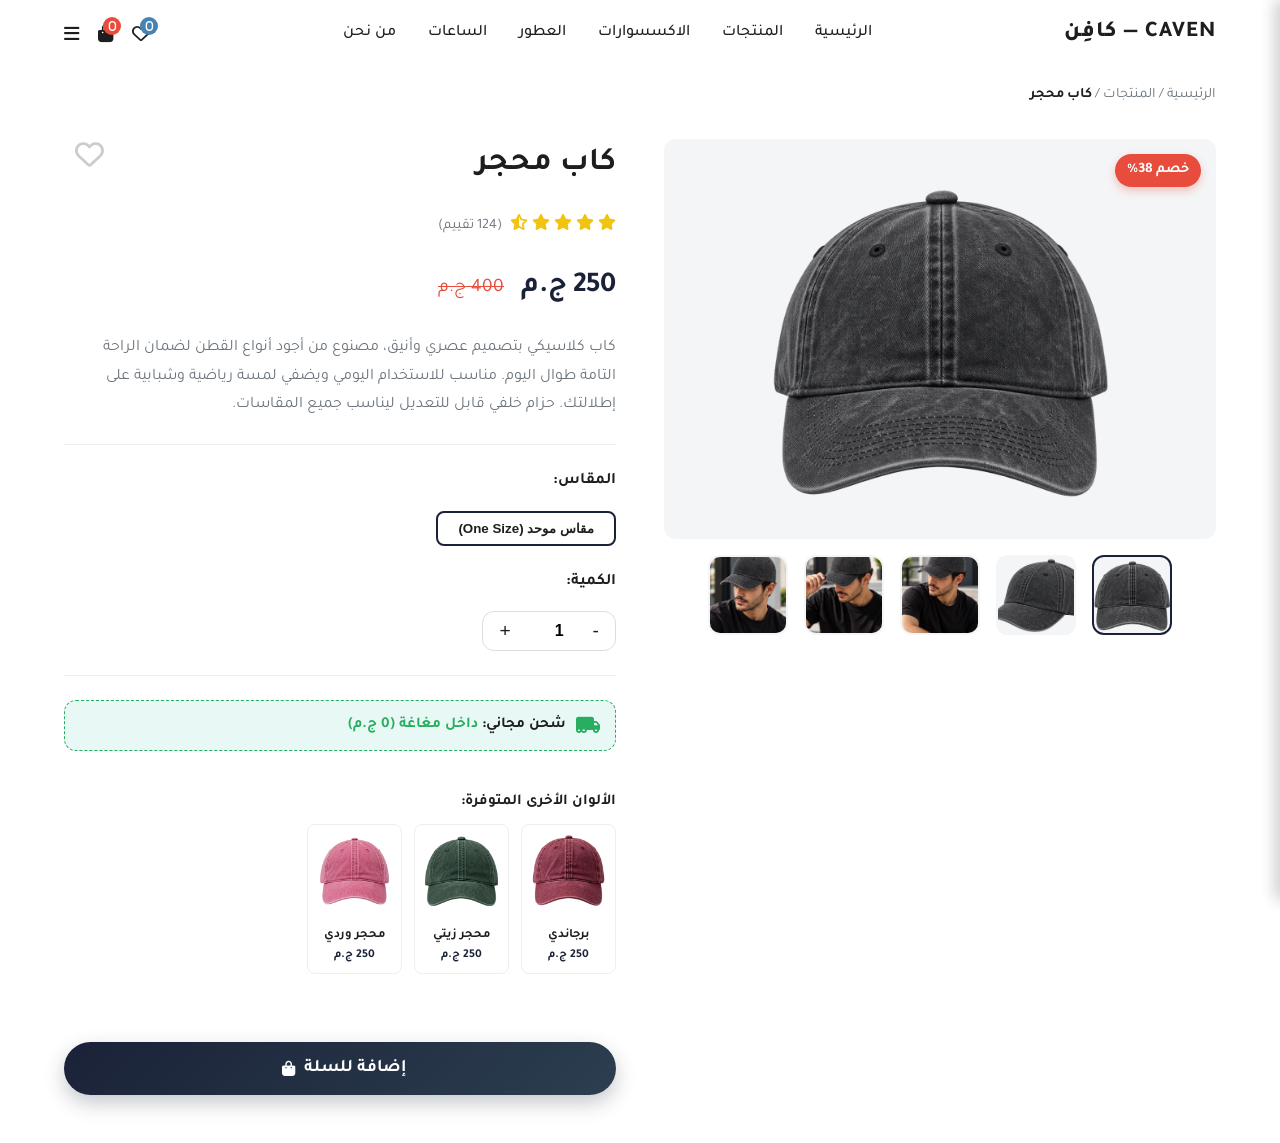
<file: product-details.html>
<!DOCTYPE html>
<html lang="ar" dir="rtl">

<head>
    <meta charset="UTF-8">
    <meta name="viewport" content="width=device-width, initial-scale=1.0">
    <title>CAVEN — كافِن | تفاصيل المنتج</title>
    <link rel="stylesheet" href="style.css?v=9">
    <link rel="preconnect" href="https://fonts.googleapis.com">
    <link rel="preconnect" href="https://fonts.gstatic.com" crossorigin>
    <link href="https://fonts.googleapis.com/css2?family=Tajawal:wght@400;500;700;800&display=swap" rel="stylesheet">
    <link rel="stylesheet" href="https://cdnjs.cloudflare.com/ajax/libs/font-awesome/6.4.0/css/all.min.css">
    <script src="accessories-data.js?v=asw1"></script>
    <script src="perfumes-data.js?v=asw1"></script>
    <script src="watches-data.js?v=asw1"></script>
    <script src="caps-data.js?v=asw1"></script>
    <script>
        // Instant early-execution before DOM rendering to eliminate image switch lag
        (function earlyProductInit() {
            const params = new URLSearchParams(window.location.search);
            const imgSrc = params.get('img');
            const title = params.get('title');

            if (imgSrc) {
                const baseNameMatch = imgSrc.match(/(.*?)(\s*\(\d+\))?(\.webp|\.png|\.jpg)/);
                if (baseNameMatch) {
                    window.__targetCleanBase = baseNameMatch[1];
                    window.__targetExt = baseNameMatch[3];
                }
            }
            if (title) {
                window.__targetTitle = title;
            }
            // Accessory / perfume product? (img/accessories/<id>.jpg or img/perfume/<id>.jpg)
            const accMatch = imgSrc && imgSrc.match(/(accessories|perfume)\/([\w-]+)/);
            const accData = accMatch && (accMatch[1] === 'perfume' ? window.PERFUMES : window.ACCESSORIES);
            if (accData && accData[accMatch[2]]) {
                window.__acc = accData[accMatch[2]];
                window.__accList = accData;
                window.__accOthersLabel = accMatch[1] === 'perfume' ? 'عطور أخرى:' : 'اكسسوارات أخرى:';
                window.__accPage = accMatch[1] === 'perfume' ? ['perfumes.html', 'العطور'] : ['accessories.html', 'الاكسسوارات'];
                window.__accId = accMatch[2];
                window.__targetTitle = window.__acc.title;
            }
            // Products with color variants (watches, new caps) — all colors of the same model shown together
            const variantSources = [
                { re: /watches\/([\w-]+)/, data: window.WATCHES, others: 'ساعات أخرى:', page: ['watches.html', 'الساعات'] },
                { re: /caps\/(\d+)\.jpg/, data: window.CAPS, others: 'كابات أخرى:', page: ['products.html', 'المنتجات'], keepSize: true }
            ];
            for (const src of variantSources) {
                const m = imgSrc && imgSrc.match(src.re);
                if (!m || !src.data) continue;
                for (const [key, w] of Object.entries(src.data)) {
                    const v = w.variants.find(x => x.id === m[1] || x.images.some(p => p.includes(m[1])));
                    if (!v) continue;
                    window.__watch = { key, model: w, variant: v };
                    window.__acc = {
                        title: w.variants.length > 1 ? `${w.title} - ${v.color}` : w.title,
                        price: w.price, oldPrice: w.oldPrice,
                        images: v.images, description: w.description
                    };
                    // "Others": one card per other model
                    window.__accList = {};
                    Object.entries(src.data).forEach(([k, o]) => {
                        window.__accList[k] = { title: o.title, price: o.price, images: o.variants[0].images };
                    });
                    window.__accOthersLabel = src.others;
                    window.__accPage = src.page;
                    window.__accKeepSize = !!src.keepSize;
                    window.__accId = key;
                    window.__targetTitle = window.__acc.title;
                    break;
                }
                if (window.__watch) break;
            }
        })();
    </script>
</head>

<body>
    <!-- Navbar -->
    <header class="header">
        <a href="index.html" class="logo" style="text-decoration: none;">CAVEN — كافِن</a>
        <nav class="nav-links">
            <a href="index.html">الرئيسية</a>
            <a href="products.html">المنتجات</a>
            <a href="accessories.html">الاكسسوارات</a>
            <a href="perfumes.html">العطور</a>
            <a href="watches.html">الساعات</a>
            <a href="#">من نحن</a>
        </nav>
        <div class="header-icons">
            <a href="index.html" class="mobile-home-icon" style="color:var(--text-dark); text-decoration:none;"><i
                    class="fas fa-home"></i></a>
            <i class="far fa-heart"></i>
            <i class="fas fa-shopping-bag"></i>
            <i class="fas fa-bars menu-toggle"></i>
        </div>
    </header>

    <!-- Mobile Menu -->
    <div class="mobile-menu">
        <div class="mobile-menu-header">
            <a href="index.html" class="logo" style="text-decoration: none;">CAVEN</a>
            <i class="fas fa-times close-menu"></i>
        </div>
        <nav class="mobile-nav-links">
            <a href="index.html"><i class="fas fa-home"></i> الرئيسية</a>
            <a href="products.html"><i class="fas fa-th-large"></i> المنتجات</a>
            <a href="accessories.html"><i class="fas fa-gem"></i> الاكسسوارات</a>
            <a href="perfumes.html"><i class="fas fa-spray-can-sparkles"></i> العطور</a>
            <a href="watches.html"><i class="far fa-clock"></i> الساعات</a>
            <a href="#" class="mobile-cart-link"><i class="fas fa-shopping-bag"></i> سلة المشتريات</a>
            <a href="#" class="mobile-wishlist-link"><i class="far fa-heart"></i> المفضلة</a>
        </nav>
    </div>

    <!-- Product Details Section -->
    <section class="product-details-container">
        <div class="breadcrumb" style="margin-bottom: 2rem;">
            <a href="index.html" class="breadcrumb-link">الرئيسية</a> /
            <a href="products.html" class="breadcrumb-link" id="category-crumb">المنتجات</a> /
            <span class="current-page" style="color: var(--text-dark); font-weight: 700;">كاب محجر</span>
        </div>

        <div class="product-details-grid">
            <!-- Product Images -->
            <div class="product-gallery">
                <div class="main-image">
                    <span class="discount-badge">خصم 38%</span>
                    <img src="img/caps/caven-cap-charcoal.webp" id="main-product-img" alt="كاب محجر">
                    <script>
                        if (window.__acc) {
                            document.getElementById('main-product-img').src = window.__acc.images[0];
                        } else if (window.__targetCleanBase && window.__targetExt) {
                            document.getElementById('main-product-img').src = window.__targetCleanBase + window.__targetExt;
                        }
                    </script>
                </div>
                <div class="thumbnail-list">
                    <img loading="lazy" decoding="async" src="img/caps/caven-cap-charcoal.webp" class="thumb active" alt="صورة مصغرة 1">
                    <img loading="lazy" decoding="async" src="img/caps/caven-cap-charcoal (2).webp" class="thumb" alt="صورة مصغرة 2">
                    <img loading="lazy" decoding="async" src="img/caps/caven-cap-charcoal (3).webp" class="thumb" alt="صورة مصغرة 3">
                    <img loading="lazy" decoding="async" src="img/caps/caven-cap-charcoal (4).webp" class="thumb" alt="صورة مصغرة 4">
                    <img loading="lazy" decoding="async" src="img/caps/caven-cap-charcoal (5).webp" class="thumb" alt="صورة مصغرة 5">
                    <script>
                        if (window.__acc) {
                            const list = document.querySelector('.thumbnail-list');
                            list.querySelectorAll('.thumb').forEach(t => t.remove());
                            window.__acc.images.forEach((src, i) => {
                                const t = document.createElement('img');
                                t.src = src;
                                t.className = 'thumb' + (i === 0 ? ' active' : '');
                                t.alt = window.__acc.title;
                                list.appendChild(t);
                            });
                            if (window.__acc.images.length <= 1) list.style.display = 'none';
                        } else if (window.__targetCleanBase && window.__targetExt) {
                            const thumbs = document.querySelectorAll('.thumb');
                            if (thumbs.length >= 5) {
                                thumbs[0].src = window.__targetCleanBase + window.__targetExt;
                                thumbs[1].src = window.__targetCleanBase + ' (2)' + window.__targetExt;
                                thumbs[2].src = window.__targetCleanBase + ' (3)' + window.__targetExt;
                                thumbs[3].src = window.__targetCleanBase + ' (4)' + window.__targetExt;
                                thumbs[4].src = window.__targetCleanBase + ' (5)' + window.__targetExt;
                            }
                        }
                    </script>
                </div>
            </div>

            <!-- Product Info -->
            <div class="product-info-details">
                <div style="display: flex; justify-content: space-between; align-items: flex-start;">
                    <h1 class="product-title" style="margin-bottom: 0;">كاب محجر</h1>
                    <script>
                        if (window.__targetTitle) {
                            document.querySelector('.product-title').innerText = window.__targetTitle;
                        }
                    </script>
                    <button class="wishlist-btn-large"
                        style="background: none; border: none; font-size: 1.8rem; color: #ccc; cursor: pointer; padding: 0;"><i
                            class="far fa-heart"></i></button>
                </div>
                <div class="product-rating">
                    <div class="stars">
                        <i class="fas fa-star"></i>
                        <i class="fas fa-star"></i>
                        <i class="fas fa-star"></i>
                        <i class="fas fa-star"></i>
                        <i class="fas fa-star-half-alt"></i>
                    </div>
                    <span>(124 تقييم)</span>
                </div>
                <div class="product-price" data-price="250">250 ج.م <span class="old-price"
                        style="text-decoration: line-through; color: #e74c3c; font-size: 1.2rem; margin-right: 10px; font-weight: normal;">400
                        ج.م</span></div>

                <p class="product-description">
                    كاب كلاسيكي بتصميم عصري وأنيق، مصنوع من أجود أنواع القطن لضمان الراحة التامة طوال اليوم. مناسب
                    للاستخدام اليومي ويضفي لمسة رياضية وشبابية على إطلالتك. حزام خلفي قابل للتعديل ليناسب جميع المقاسات.
                </p>

                <div class="product-options">
                    <div class="option-group">
                        <h4>المقاس:</h4>
                        <div class="size-options" style="display: flex; gap: 10px;">
                            <button class="size-btn active"
                                style="padding: 8px 20px; border: 2px solid var(--primary-color); background: var(--white); color: var(--text-dark); border-radius: 8px; font-weight: 700; cursor: default;">مقاس
                                موحد (One Size)</button>
                        </div>
                    </div>

                    <div class="option-group quantity-group">
                        <h4>الكمية:</h4>
                        <div class="quantity-selector">
                            <button class="qty-btn minus">-</button>
                            <input type="number" value="1" min="1" class="qty-input" readonly>
                            <button class="qty-btn plus">+</button>
                        </div>
                    </div>
                </div>

                <div class="discount-alert"
                    style="background-color: #e8f8f5; border: 1px dashed #27ae60; border-radius: var(--border-radius); padding: 12px 15px; margin-bottom: 15px; display: flex; align-items: center; gap: 10px;">
                    <i class="fas fa-truck-moving" style="color: #27ae60; font-size: 1.2rem;"></i>
                    <span style="font-weight: 700; color: var(--text-dark); font-size: 0.95rem;">شحن مجاني: <span
                            style="font-weight: 600; color: #27ae60;">داخل مغاغة (0 ج.م)</span></span>
                </div>

                <!-- Available Colors / Other Available Caps -->
                <div class="available-caps-section" style="margin-bottom: 20px;">
                    <h4 style="font-size: 0.95rem; margin-bottom: 10px; color: var(--text-dark); font-weight: 700;">الألوان الأخرى المتوفرة:</h4>
                    <div class="drag-scroll" style="display: flex; gap: 12px; overflow-x: auto; padding-bottom: 8px;">
                        
                        <!-- Card 1: Burgundy -->
                        <div class="other-cap-card" onclick="window.location.href='product-details.html?img=img/caps/caven-cap-burgundy.webp&title=كاب برجاندي'" 
                            style="cursor: pointer; border: 1px solid #eee; border-radius: 8px; padding: 8px; width: 95px; flex-shrink: 0; text-align: center; background: #fff; transition: transform 0.2s;"
                            onmouseover="this.style.transform='scale(1.03)'; this.style.borderColor='var(--primary-color)';" 
                            onmouseout="this.style.transform='scale(1)'; this.style.borderColor='#eee';">
                            <img loading="lazy" decoding="async" src="img/caps/caven-cap-burgundy.webp" alt="كاب برجاندي" style="width: 100%; height: 75px; object-fit: cover; border-radius: 6px; margin-bottom: 6px;">
                            <div style="font-size: 0.8rem; font-weight: 700; color: var(--text-dark); white-space: nowrap; overflow: hidden; text-overflow: ellipsis;">برجاندي</div>
                            <div style="font-size: 0.75rem; color: var(--primary-color); font-weight: 700;">250 ج.م</div>
                        </div>

                        <!-- Card 2: Dark Green -->
                        <div class="other-cap-card" onclick="window.location.href='product-details.html?img=img/caps/caven-cap-dark-green.webp&title=كاب محجر زيتي'" 
                            style="cursor: pointer; border: 1px solid #eee; border-radius: 8px; padding: 8px; width: 95px; flex-shrink: 0; text-align: center; background: #fff; transition: transform 0.2s;"
                            onmouseover="this.style.transform='scale(1.03)'; this.style.borderColor='var(--primary-color)';" 
                            onmouseout="this.style.transform='scale(1)'; this.style.borderColor='#eee';">
                            <img loading="lazy" decoding="async" src="img/caps/caven-cap-dark-green.webp" alt="كاب محجر زيتي" style="width: 100%; height: 75px; object-fit: cover; border-radius: 6px; margin-bottom: 6px;">
                            <div style="font-size: 0.8rem; font-weight: 700; color: var(--text-dark); white-space: nowrap; overflow: hidden; text-overflow: ellipsis;">محجر زيتي</div>
                            <div style="font-size: 0.75rem; color: var(--primary-color); font-weight: 700;">250 ج.م</div>
                        </div>

                        <!-- Card 3: Pink -->
                        <div class="other-cap-card" onclick="window.location.href='product-details.html?img=img/caps/caven-cap-pink.webp&title=كاب محجر وردي'" 
                            style="cursor: pointer; border: 1px solid #eee; border-radius: 8px; padding: 8px; width: 95px; flex-shrink: 0; text-align: center; background: #fff; transition: transform 0.2s;"
                            onmouseover="this.style.transform='scale(1.03)'; this.style.borderColor='var(--primary-color)';" 
                            onmouseout="this.style.transform='scale(1)'; this.style.borderColor='#eee';">
                            <img loading="lazy" decoding="async" src="img/caps/caven-cap-pink.webp" alt="كاب محجر وردي" style="width: 100%; height: 75px; object-fit: cover; border-radius: 6px; margin-bottom: 6px;">
                            <div style="font-size: 0.8rem; font-weight: 700; color: var(--text-dark); white-space: nowrap; overflow: hidden; text-overflow: ellipsis;">محجر وردي</div>
                            <div style="font-size: 0.75rem; color: var(--primary-color); font-weight: 700;">250 ج.م</div>
                        </div>

                    </div>
                </div>

                <div class="product-actions">
                    <button class="btn-primary add-to-cart-btn"><i class="fas fa-shopping-bag"
                            style="margin-left: 8px;"></i> إضافة للسلة</button>
                </div>
            </div>
        </div>
    </section>

    <!-- Checkout Modal -->
    <div class="modal-overlay" id="checkout-modal">
        <div class="modal-content">
            <div class="modal-header">
                <h3>إتمام الطلب</h3>
                <i class="fas fa-times close-modal"></i>
            </div>
            <form class="checkout-form" id="checkout-form">
                <input type="hidden" name="Product" id="order-product">
                <input type="hidden" name="Quantity" id="order-qty">
                <input type="hidden" name="Total" id="order-total">

                <div class="form-group">
                    <label>الاسم بالكامل</label>
                    <input type="text" name="Name" required placeholder="اكتب اسمك الثلاثي">
                </div>
                <div class="form-group">
                    <label>رقم الهاتف</label>
                    <input type="tel" name="Phone" required placeholder="01xxxxxxxxx">
                </div>
                <div class="form-group">
                    <label>العنوان بالتفصيل</label>
                    <textarea name="Address" rows="3" required
                        placeholder="المحافظة، المنطقة، الشارع، رقم العمارة والشقة"></textarea>
                </div>
                <button type="submit" class="btn-primary submit-btn" style="width: 100%; margin-top: 10px;">تأكيد
                    الطلب</button>
            </form>
        </div>
    </div>

    <script src="script.js?v=6"></script>
    <script>
        // Specific logic for product details page
        document.addEventListener('DOMContentLoaded', () => {
            const params = new URLSearchParams(window.location.search);
            const imgSrc = params.get('img');

            // Dynamic available caps filtering (renders the other 3 available caps)
            const availableCaps = [
                { img: 'img/caps/caven-cap-charcoal.webp', title: 'كاب محجر', name: 'محجر رمادي' },
                { img: 'img/caps/caven-cap-burgundy.webp', title: 'كاب برجاندي', name: 'برجاندي' },
                { img: 'img/caps/caven-cap-dark-green.webp', title: 'كاب محجر زيتي', name: 'محجر زيتي' },
                { img: 'img/caps/caven-cap-pink.webp', title: 'كاب محجر وردي', name: 'محجر وردي' }
            ];

            const currentImg = imgSrc || 'img/caps/caven-cap-charcoal.webp';
            const availableContainer = document.querySelector('.available-caps-section > div');
            if (availableContainer) {
                availableContainer.innerHTML = '';
                availableCaps.filter(c => !currentImg.includes(c.img.replace('.webp',''))).forEach(c => {
                    availableContainer.innerHTML += `
                        <div class="other-cap-card" onclick="window.location.href='product-details.html?img=${c.img}&title=${encodeURIComponent(c.title)}'" 
                            style="cursor: pointer; border: 1px solid #eee; border-radius: 8px; padding: 8px; width: 95px; flex-shrink: 0; text-align: center; background: #fff; transition: transform 0.2s;"
                            onmouseover="this.style.transform='scale(1.03)'; this.style.borderColor='var(--primary-color)';" 
                            onmouseout="this.style.transform='scale(1)'; this.style.borderColor='#eee';">
                            <img loading="lazy" decoding="async" src="${c.img}" alt="${c.title}" style="width: 100%; height: 75px; object-fit: cover; border-radius: 6px; margin-bottom: 6px;">
                            <div style="font-size: 0.8rem; font-weight: 700; color: var(--text-dark); white-space: nowrap; overflow: hidden; text-overflow: ellipsis;">${c.name}</div>
                            <div style="font-size: 0.75rem; color: var(--primary-color); font-weight: 700;">250 ج.م</div>
                        </div>
                    `;
                });
            }

            // Accessory page: fill its own data and price
            if (window.__acc) {
                const acc = window.__acc;
                document.title = 'CAVEN — كافِن | ' + acc.title;
                const catCrumb = document.getElementById('category-crumb');
                if (catCrumb && window.__accPage) { catCrumb.href = window.__accPage[0]; catCrumb.innerText = window.__accPage[1]; }
                const crumb = document.querySelector('.breadcrumb .current-page');
                if (crumb) crumb.innerText = acc.title;
                const mainImgEl = document.getElementById('main-product-img');
                if (mainImgEl) mainImgEl.alt = acc.title;

                const priceEl = document.querySelector('.product-price');
                priceEl.dataset.price = acc.price;
                priceEl.innerHTML = acc.price + ' ج.م' + (acc.oldPrice
                    ? ` <span class="old-price" style="text-decoration: line-through; color: #e74c3c; font-size: 1.2rem; margin-right: 10px; font-weight: normal;">${acc.oldPrice} ج.م</span>`
                    : '');

                const badge = document.querySelector('.discount-badge');
                if (badge) {
                    if (acc.oldPrice) badge.innerText = 'خصم ' + Math.round((1 - acc.price / acc.oldPrice) * 100) + '%';
                    else badge.style.display = 'none';
                }

                const desc = document.querySelector('.product-description');
                if (desc) desc.innerText = acc.description;

                // Size option is for caps only
                const sizeGroup = document.querySelector('.size-options');
                if (sizeGroup && !window.__accKeepSize) sizeGroup.closest('.option-group').style.display = 'none';

                // Watches: show every color of this model together, same price
                if (window.__watch && window.__watch.model.variants.length > 1) {
                    const { model, variant } = window.__watch;
                    const colorsHtml = model.variants.map(v => `
                        <a href="product-details.html?img=${v.images[0]}" class="watch-color${v.id === variant.id ? ' active' : ''}" title="${v.color}">
                            <img loading="lazy" decoding="async" src="${v.images[0]}" alt="${model.title} - ${v.color}">
                            <span class="watch-color-name"><i class="watch-color-dot" style="background:${v.hex}"></i>${v.color}</span>
                        </a>`).join('');
                    const options = document.querySelector('.product-options');
                    if (options) options.insertAdjacentHTML('afterbegin', `
                        <div class="option-group watch-colors-group">
                            <h4>اللون: <span style="font-weight: 500;">${variant.color}</span></h4>
                            <div class="watch-colors">${colorsHtml}</div>
                        </div>`);
                }

                // "Other caps" becomes "other accessories"
                const section = document.querySelector('.available-caps-section');
                if (section) {
                    section.querySelector('h4').innerText = window.__accOthersLabel;
                    const box = section.querySelector('div');
                    box.innerHTML = '';
                    Object.entries(window.__accList).filter(([id]) => id !== window.__accId).forEach(([id, a]) => {
                        box.innerHTML += `
                        <div class="other-cap-card" onclick="window.location.href='product-details.html?img=${a.images[0]}&title=${encodeURIComponent(a.title)}'"
                            style="cursor: pointer; border: 1px solid #eee; border-radius: 8px; padding: 8px; width: 95px; flex-shrink: 0; text-align: center; background: #fff; transition: transform 0.2s;"
                            onmouseover="this.style.transform='scale(1.03)'; this.style.borderColor='var(--primary-color)';"
                            onmouseout="this.style.transform='scale(1)'; this.style.borderColor='#eee';">
                            <img src="${a.images[0]}" alt="${a.title}" loading="lazy" style="width: 100%; height: 75px; object-fit: contain; border-radius: 6px; margin-bottom: 6px;">
                            <div style="font-size: 0.8rem; font-weight: 700; color: var(--text-dark); white-space: nowrap; overflow: hidden; text-overflow: ellipsis;">${a.title}</div>
                            <div style="font-size: 0.75rem; color: var(--primary-color); font-weight: 700;">${a.price} ج.م</div>
                        </div>`;
                    });
                }
            }

            // Hide any thumbnail whose image doesn't exist; hide the whole list if 1 or fewer remain
            const thumbList = document.querySelector('.thumbnail-list');
            const updateThumbList = () => {
                if (thumbList && thumbList.querySelectorAll('.thumb').length <= 1) thumbList.style.display = 'none';
            };
            document.querySelectorAll('.thumb').forEach(t => {
                const drop = () => { t.remove(); updateThumbList(); };
                if (t.complete && t.naturalWidth === 0) drop();
                else t.addEventListener('error', drop);
            });
            updateThumbList();

            // Preload thumbnail images into browser cache for instant switching
            const mainImg = document.getElementById('main-product-img');
            const thumbs = document.querySelectorAll('.thumb');

            thumbs.forEach(thumb => {
                const imgPreloader = new Image();
                imgPreloader.src = thumb.src;

                thumb.addEventListener('click', function () {
                    mainImg.src = this.src;
                    thumbs.forEach(t => t.classList.remove('active'));
                    this.classList.add('active');
                });
            });

            // Quantity selector
            const minusBtn = document.querySelector('.qty-btn.minus');
            const plusBtn = document.querySelector('.qty-btn.plus');
            const qtyInput = document.querySelector('.qty-input');

            if (minusBtn && plusBtn && qtyInput) {
                minusBtn.addEventListener('click', () => {
                    let val = parseInt(qtyInput.value);
                    if (val > 1) qtyInput.value = val - 1;
                });

                plusBtn.addEventListener('click', () => {
                    let val = parseInt(qtyInput.value);
                    qtyInput.value = val + 1;
                });
            }
        });

        // Checkout Modal Logic
        const addToCartBtn = document.querySelector('.add-to-cart-btn');
        const checkoutModal = document.getElementById('checkout-modal');
        const closeModal = document.querySelector('.close-modal');
        const checkoutForm = document.getElementById('checkout-form');

        if (addToCartBtn && checkoutModal) {
            addToCartBtn.addEventListener('click', () => {
                // Populate hidden fields
                const title = document.querySelector('.product-title').innerText;
                const priceEl = document.querySelector('.product-price');
                const price = (priceEl && priceEl.dataset.price) || "250";
                const qty = document.querySelector('.qty-input').value;
                const total = parseInt(price) * parseInt(qty);

                document.getElementById('order-product').value = title;
                document.getElementById('order-qty').value = qty;
                document.getElementById('order-total').value = total + ' ج.م';

                checkoutModal.classList.add('active');
            });

            closeModal.addEventListener('click', () => {
                checkoutModal.classList.remove('active');
            });

            checkoutModal.addEventListener('click', (e) => {
                if (e.target === checkoutModal) checkoutModal.classList.remove('active');
            });
        }

        // Handle Form Submission to Google Sheets
        if (checkoutForm) {
            checkoutForm.addEventListener('submit', e => {
                e.preventDefault();
                const submitBtn = checkoutForm.querySelector('.submit-btn');
                const originalText = submitBtn.innerText;
                submitBtn.innerText = 'جاري إرسال الطلب...';
                submitBtn.disabled = true;

                const formData = new FormData(checkoutForm);

                // Replace this URL with the actual Google Apps Script Web App URL
                const scriptURL = 'https://script.google.com/macros/s/AKfycbwot93789MT4NUFXBaxvGtmK3GSc-sJ2loUFJ5UWqwVcS01hnrAbzWhHBr2ezbJPu6j/exec';

                if (scriptURL === 'YOUR_GOOGLE_SCRIPT_URL_HERE') {
                    alert('يرجى وضع رابط سكربت جوجل (Google Script URL) في الكود ليعمل بنجاح!');
                    submitBtn.innerText = originalText;
                    submitBtn.disabled = false;
                    return;
                }

                fetch(scriptURL, { method: 'POST', body: formData })
                    .then(response => {
                        alert('تم تأكيد طلبك بنجاح! سنتواصل معك قريباً.');
                        checkoutModal.classList.remove('active');
                        checkoutForm.reset();
                        submitBtn.innerText = originalText;
                        submitBtn.disabled = false;
                    })
                    .catch(error => {
                        alert('حدث خطأ أثناء إرسال الطلب، حاول مرة أخرى.');
                        console.error('Error!', error.message);
                        submitBtn.innerText = originalText;
                        submitBtn.disabled = false;
                    });
            });
        }
    </script>
</body>

</html>
</file>
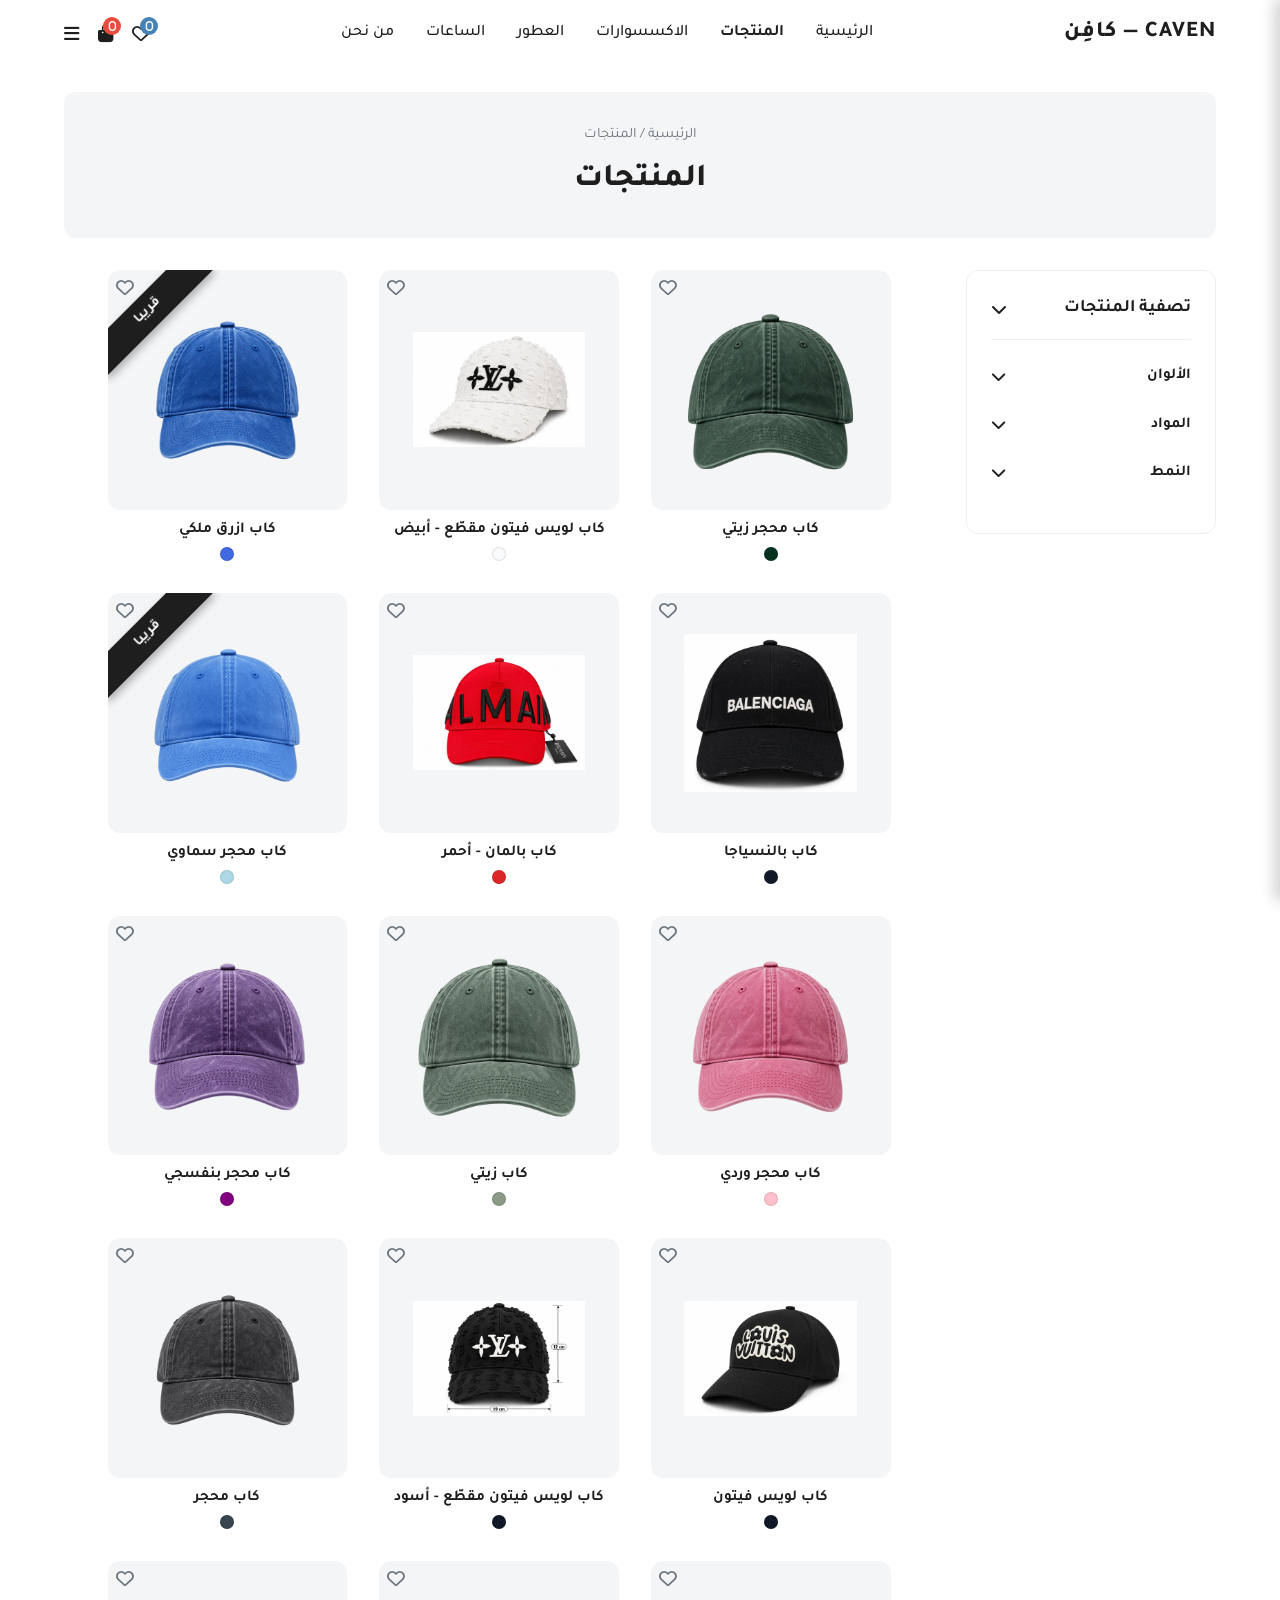
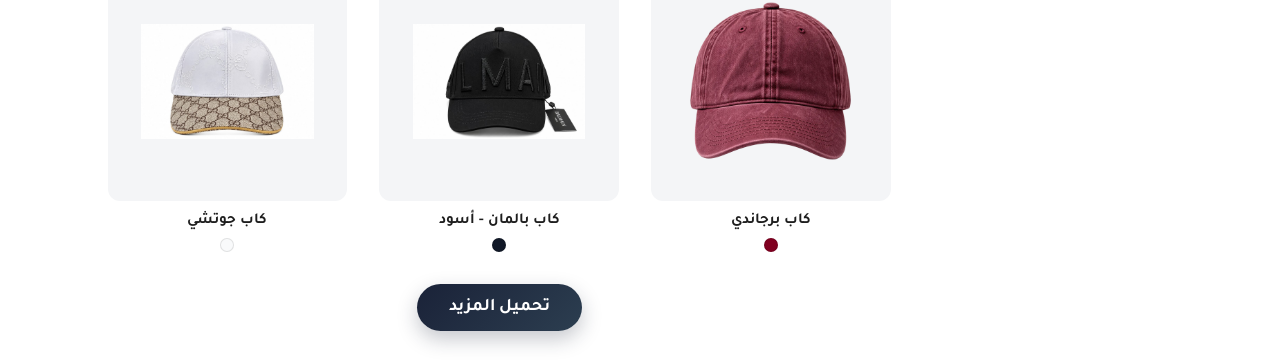
<file: products.html>
<!DOCTYPE html>
<html lang="ar" dir="rtl">

<head>
    <meta charset="UTF-8">
    <meta name="viewport" content="width=device-width, initial-scale=1.0">
    <title>CAVEN — كافِن | جميع المنتجات</title>
    <link rel="stylesheet" href="style.css?v=9">
    <link rel="preconnect" href="https://fonts.googleapis.com">
    <link rel="preconnect" href="https://fonts.gstatic.com" crossorigin>
    <link href="https://fonts.googleapis.com/css2?family=Tajawal:wght@400;500;700;800&display=swap" rel="stylesheet">
    <link rel="stylesheet" href="https://cdnjs.cloudflare.com/ajax/libs/font-awesome/6.4.0/css/all.min.css">
    <script src="caps-data.js?v=asw1"></script>
</head>

<body>
    <!-- Navbar -->
    <header class="header">
        <a href="index.html" class="logo" style="text-decoration: none;">CAVEN — كافِن</a>
        <nav class="nav-links">
            <a href="index.html">الرئيسية</a>
            <a href="products.html" class="active">المنتجات</a>
            <a href="accessories.html">الاكسسوارات</a>
            <a href="perfumes.html">العطور</a>
            <a href="watches.html">الساعات</a>
            <a href="#">من نحن</a>
        </nav>
        <div class="header-icons">
            <a href="index.html" class="mobile-home-icon" style="color:var(--text-dark); text-decoration:none;"><i
                    class="fas fa-home"></i></a>
            <i class="far fa-heart"></i>
            <i class="fas fa-shopping-bag"></i>
            <i class="fas fa-bars menu-toggle"></i>
        </div>
    </header>

    <!-- Mobile Menu -->
    <div class="mobile-menu">
        <div class="mobile-menu-header">
            <a href="index.html" class="logo" style="text-decoration: none;">CAVEN</a>
            <i class="fas fa-times close-menu"></i>
        </div>
        <nav class="mobile-nav-links">
            <a href="index.html"><i class="fas fa-home"></i> الرئيسية</a>
            <a href="products.html" class="active"><i class="fas fa-th-large"></i> المنتجات</a>
            <a href="accessories.html"><i class="fas fa-gem"></i> الاكسسوارات</a>
            <a href="perfumes.html"><i class="fas fa-spray-can-sparkles"></i> العطور</a>
            <a href="watches.html"><i class="far fa-clock"></i> الساعات</a>
            <a href="#" class="mobile-cart-link"><i class="fas fa-shopping-bag"></i> سلة المشتريات</a>
            <a href="#" class="mobile-wishlist-link"><i class="far fa-heart"></i> المفضلة</a>
        </nav>
    </div>

    <!-- Page Header -->
    <section class="page-header">
        <div class="breadcrumb">
            <a href="index.html" class="breadcrumb-link">الرئيسية</a> /
            <span class="current-page">المنتجات</span>
        </div>
        <h1>المنتجات</h1>
    </section>

    <!-- Products Page Layout -->
    <section class="products-page-container">

        <!-- Filters Sidebar / Offcanvas on Mobile -->
        <aside class="filters-sidebar">
            <div class="filter-header">
                <h3>تصفية المنتجات</h3>
                <i class="fas fa-chevron-down filter-mobile-toggle" style="cursor:pointer;"></i>
            </div>

            <div class="filter-body">
                <div class="filter-group">
                    <h4>الألوان <i class="fas fa-chevron-down"></i></h4>
                    <ul class="color-filter-list" style="display: none;">
                        <li><span class="color-dot" style="background-color: #000000;"></span> أسود</li>
                        <li><span class="color-dot" style="background-color: #ffffff; border: 1px solid #ddd;"></span>
                            أبيض</li>
                        <li><span class="color-dot" style="background-color: #f5f5dc;"></span> بيج</li>
                        <li><span class="color-dot" style="background-color: #0000ff;"></span> أزرق</li>
                        <li><span class="color-dot" style="background-color: #008000;"></span> أخضر</li>
                        <li><span class="color-dot" style="background-color: #ff0000;"></span> أحمر</li>
                        <li><span class="color-dot" style="background-color: #800080;"></span> بنفسجي</li>
                    </ul>
                </div>

                <div class="filter-group">
                    <h4>المواد <i class="fas fa-chevron-down"></i></h4>
                    <ul class="checkbox-list" style="display: none;">
                        <li><input type="checkbox" id="mat1"> <label for="mat1">قطن</label></li>
                        <li><input type="checkbox" id="mat2"> <label for="mat2">بوليستر</label></li>
                        <li><input type="checkbox" id="mat3"> <label for="mat3">جلد</label></li>
                        <li><input type="checkbox" id="mat4"> <label for="mat4">مخلوط</label></li>
                    </ul>
                </div>

                <div class="filter-group">
                    <h4>النمط <i class="fas fa-chevron-down"></i></h4>
                    <ul class="checkbox-list" style="display: none;">
                        <li><input type="checkbox" id="pat1"> <label for="pat1">كلاسيك</label></li>
                        <li><input type="checkbox" id="pat2"> <label for="pat2">رياضي</label></li>
                        <li><input type="checkbox" id="pat3"> <label for="pat3">عصري</label></li>
                    </ul>
                </div>
            </div>
        </aside>

        <!-- Main Products Grid -->
        <main class="products-main">
            <div class="products-grid products-grid-page" id="all-caps">

                <!-- Product 1 -->
                <div class="product-card"
                    onclick="window.location.href='product-details.html?img=img/caps/caven-cap-burgundy.webp&title=كاب برجاندي'"
                    style="cursor: pointer;">
                    <div class="product-image-box">
                        <button class="wishlist-btn" onclick="event.stopPropagation();"><i
                                class="far fa-heart"></i></button>
                        <img loading="lazy" decoding="async" src="img/caps/caven-cap-burgundy.webp" alt="كاب برجاندي">
                    </div>
                    <div class="product-info">
                        <h3>كاب برجاندي</h3>
                        <div class="color-options">
                            <span class="color-dot" style="background-color: #800020;"></span>
                        </div>
                    </div>
                </div>

                <!-- Product 2 -->
                <div class="product-card"
                    onclick="window.location.href='product-details.html?img=img/caps/caven-cap-charcoal.webp&title=كاب محجر'"
                    style="cursor: pointer;">
                    <div class="product-image-box">
                        <button class="wishlist-btn" onclick="event.stopPropagation();"><i
                                class="far fa-heart"></i></button>
                        <img loading="lazy" decoding="async" src="img/caps/caven-cap-charcoal.webp" alt="كاب محجر">
                    </div>
                    <div class="product-info">
                        <h3>كاب محجر</h3>
                        <div class="color-options">
                            <span class="color-dot" style="background-color: #36454F;"></span>
                        </div>
                    </div>
                </div>

                <!-- Product 3 -->
                <div class="product-card"
                    onclick="window.location.href='product-details.html?img=img/caps/caven-cap-dark-green.webp&title=كاب محجر زيتي'"
                    style="cursor: pointer;">
                    <div class="product-image-box">
                        <button class="wishlist-btn" onclick="event.stopPropagation();"><i
                                class="far fa-heart"></i></button>
                        <img loading="lazy" decoding="async" src="img/caps/caven-cap-dark-green.webp" alt="كاب محجر زيتي">
                    </div>
                    <div class="product-info">
                        <h3>كاب محجر زيتي</h3>
                        <div class="color-options">
                            <span class="color-dot" style="background-color: #013220;"></span>
                        </div>
                    </div>
                </div>

                <!-- Product 4 -->
                <div class="product-card sold-out-card"
                    onclick="window.location.href='product-details.html?img=img/caps/caven-cap-light-blue.webp&title=كاب محجر سماوي'"
                    style="cursor: pointer;">
                    <div class="product-image-box">
                        <button class="wishlist-btn" onclick="event.stopPropagation();"><i
                                class="far fa-heart"></i></button>
                        <span class="sold-out-badge">قريبا</span>
                        <img loading="lazy" decoding="async" src="img/caps/caven-cap-light-blue.webp" alt="كاب محجر سماوي">
                    </div>
                    <div class="product-info">
                        <h3>كاب محجر سماوي</h3>
                        <div class="color-options">
                            <span class="color-dot" style="background-color: #ADD8E6;"></span>
                        </div>
                    </div>
                </div>

                <!-- Product 5 -->
                <div class="product-card"
                    onclick="window.location.href='product-details.html?img=img/caps/caven-cap-pink.webp&title=كاب محجر وردي'"
                    style="cursor: pointer;">
                    <div class="product-image-box">
                        <button class="wishlist-btn" onclick="event.stopPropagation();"><i
                                class="far fa-heart"></i></button>
                        <img loading="lazy" decoding="async" src="img/caps/caven-cap-pink.webp" alt="كاب محجر وردي">
                    </div>
                    <div class="product-info">
                        <h3>كاب محجر وردي</h3>
                        <div class="color-options">
                            <span class="color-dot" style="background-color: #FFC0CB;"></span>
                        </div>
                    </div>
                </div>

                <!-- Product 6 -->
                <div class="product-card sold-out-card"
                    onclick="window.location.href='product-details.html?img=img/caps/caven-cap-purple.webp&title=كاب محجر بنفسجي'"
                    style="cursor: pointer;">
                    <div class="product-image-box">
                        <button class="wishlist-btn" onclick="event.stopPropagation();"><i
                                class="far fa-heart"></i></button>
                        <span class="sold-out-badge">قريبا</span>
                        <img loading="lazy" decoding="async" src="img/caps/caven-cap-purple.webp" alt="كاب محجر بنفسجي">
                    </div>
                    <div class="product-info">
                        <h3>كاب محجر بنفسجي</h3>
                        <div class="color-options">
                            <span class="color-dot" style="background-color: #800080;"></span>
                        </div>
                    </div>
                </div>

                <!-- Product 7 -->
                <div class="product-card sold-out-card"
                    onclick="window.location.href='product-details.html?img=img/caps/caven-cap-royal-blue.webp&title=كاب ازرق ملكي'"
                    style="cursor: pointer;">
                    <div class="product-image-box">
                        <button class="wishlist-btn" onclick="event.stopPropagation();"><i
                                class="far fa-heart"></i></button>
                        <span class="sold-out-badge">قريبا</span>
                        <img loading="lazy" decoding="async" src="img/caps/caven-cap-royal-blue.webp" alt="كاب ازرق ملكي">
                    </div>
                    <div class="product-info">
                        <h3>كاب ازرق ملكي</h3>
                        <div class="color-options">
                            <span class="color-dot" style="background-color: #4169E1;"></span>
                        </div>
                    </div>
                </div>

                <!-- Product 8 -->
                <div class="product-card sold-out-card"
                    onclick="window.location.href='product-details.html?img=img/caps/caven-cap-sage.webp&title=كاب زيتي'"
                    style="cursor: pointer;">
                    <div class="product-image-box">
                        <button class="wishlist-btn" onclick="event.stopPropagation();"><i
                                class="far fa-heart"></i></button>
                        <span class="sold-out-badge">قريبا</span>
                        <img loading="lazy" decoding="async" src="img/caps/caven-cap-sage.webp" alt="كاب زيتي">
                    </div>
                    <div class="product-info">
                        <h3>كاب زيتي</h3>
                        <div class="color-options">
                            <span class="color-dot" style="background-color: #8A9A86;"></span>
                        </div>
                    </div>
                </div>
            <script>
                // New caps (from caps-data.js) — each color as its own card
                (function () {
                    const grid = document.getElementById('all-caps');
                    window.CAP_CARDS.forEach(c => {
                        grid.insertAdjacentHTML('beforeend', `
                <div class="product-card"
                    onclick="window.location.href='product-details.html?img=${c.image}&title=${encodeURIComponent(c.title)}'"
                    style="cursor: pointer;">
                    <div class="product-image-box">
                        <button class="wishlist-btn" onclick="event.stopPropagation();"><i
                                class="far fa-heart"></i></button>
                        <img src="${c.image}" alt="${c.title}" loading="lazy">
                    </div>
                    <div class="product-info">
                        <h3>${c.title}</h3>
                        <div class="color-options">
                            <span class="color-dot" style="background-color: ${c.hex};"></span>
                        </div>
                    </div>
                </div>`);
                    });
                })();
            </script>
            </div>

            <div style="text-align: center; margin-top: 2rem;">
                <button class="btn-primary" style="padding: 0.8rem 2rem;">تحميل المزيد</button>
            </div>
            <script>
                /* Random product order on every visit */
                (function () {
                    const grid = document.getElementById('all-caps');
                    const items = Array.from(grid.children).filter(el => el.matches('.product-card, .watch-model-row'));
                    for (let i = items.length - 1; i > 0; i--) {
                        const j = Math.floor(Math.random() * (i + 1));
                        [items[i], items[j]] = [items[j], items[i]];
                    }
                    items.forEach(el => grid.appendChild(el));
                })();
            </script>
        </main>
    </section>

    <script src="script.js?v=6"></script>
</body>

</html>
</file>
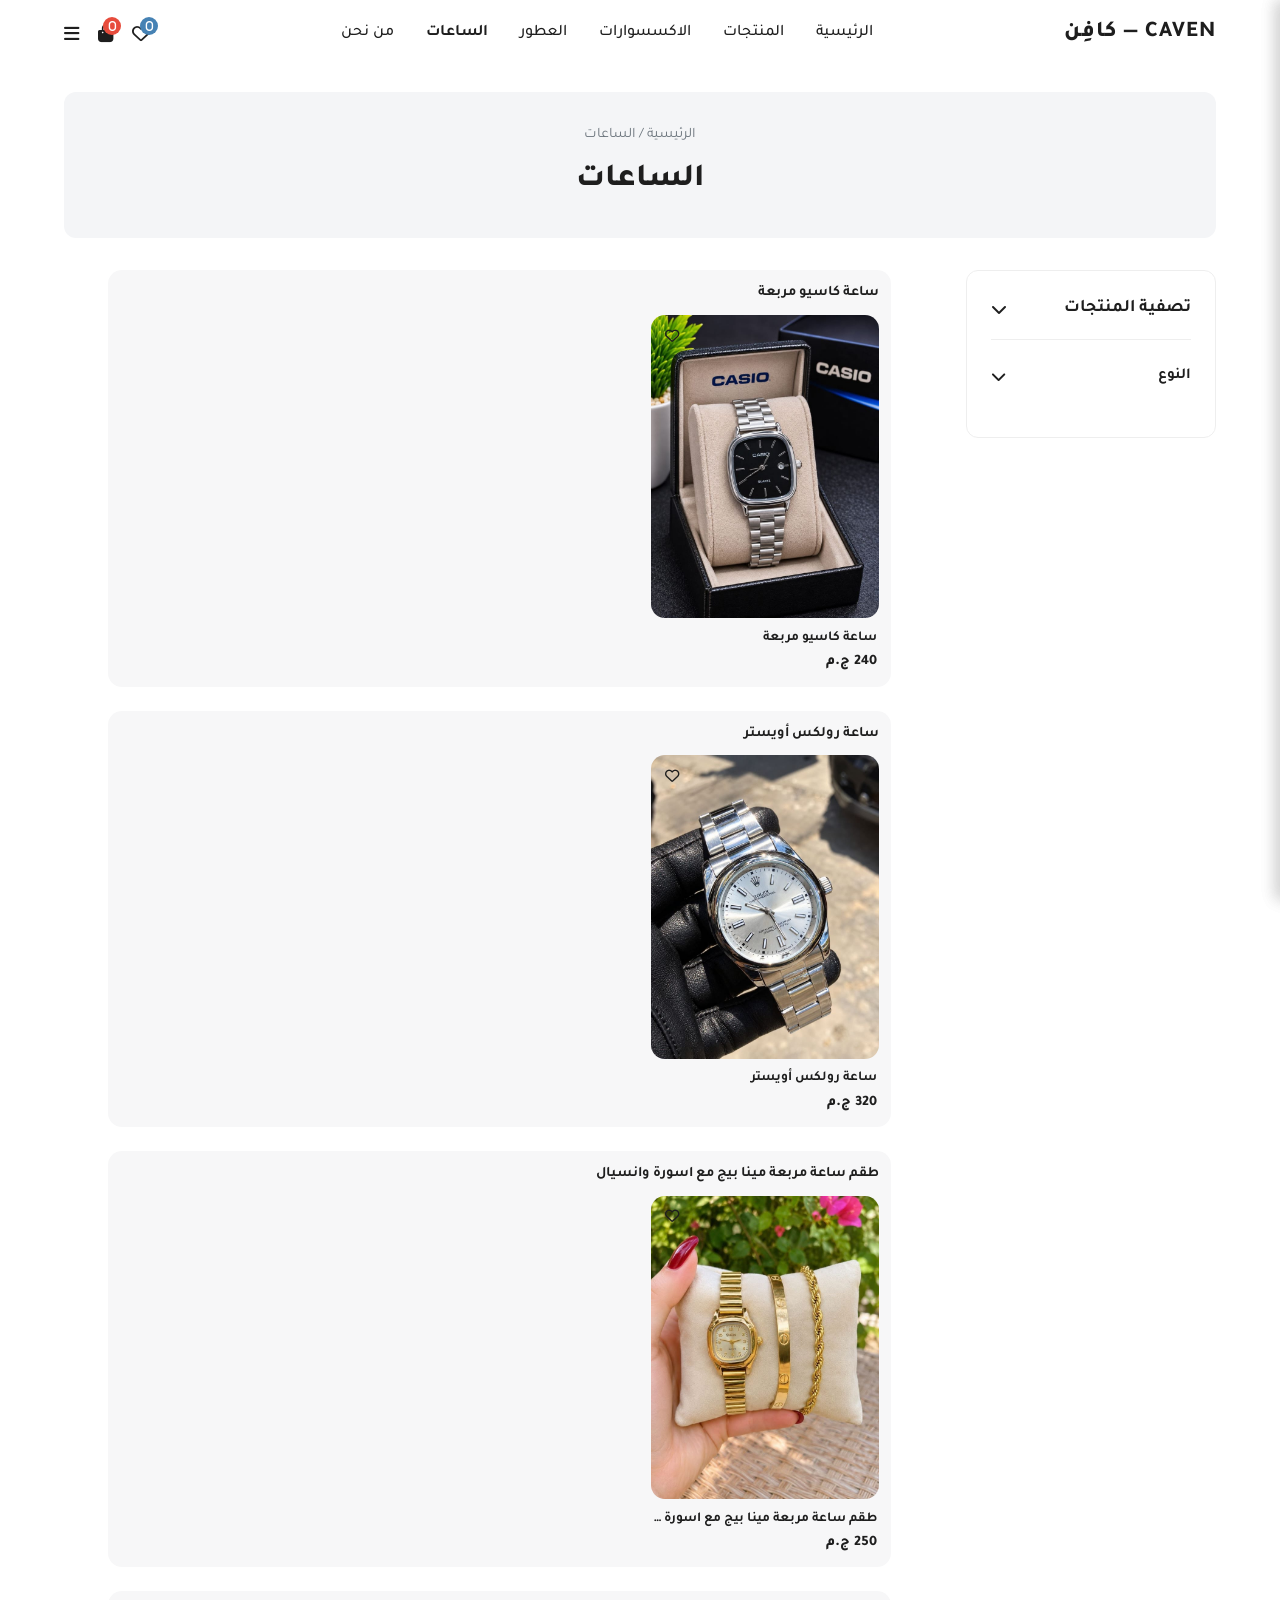
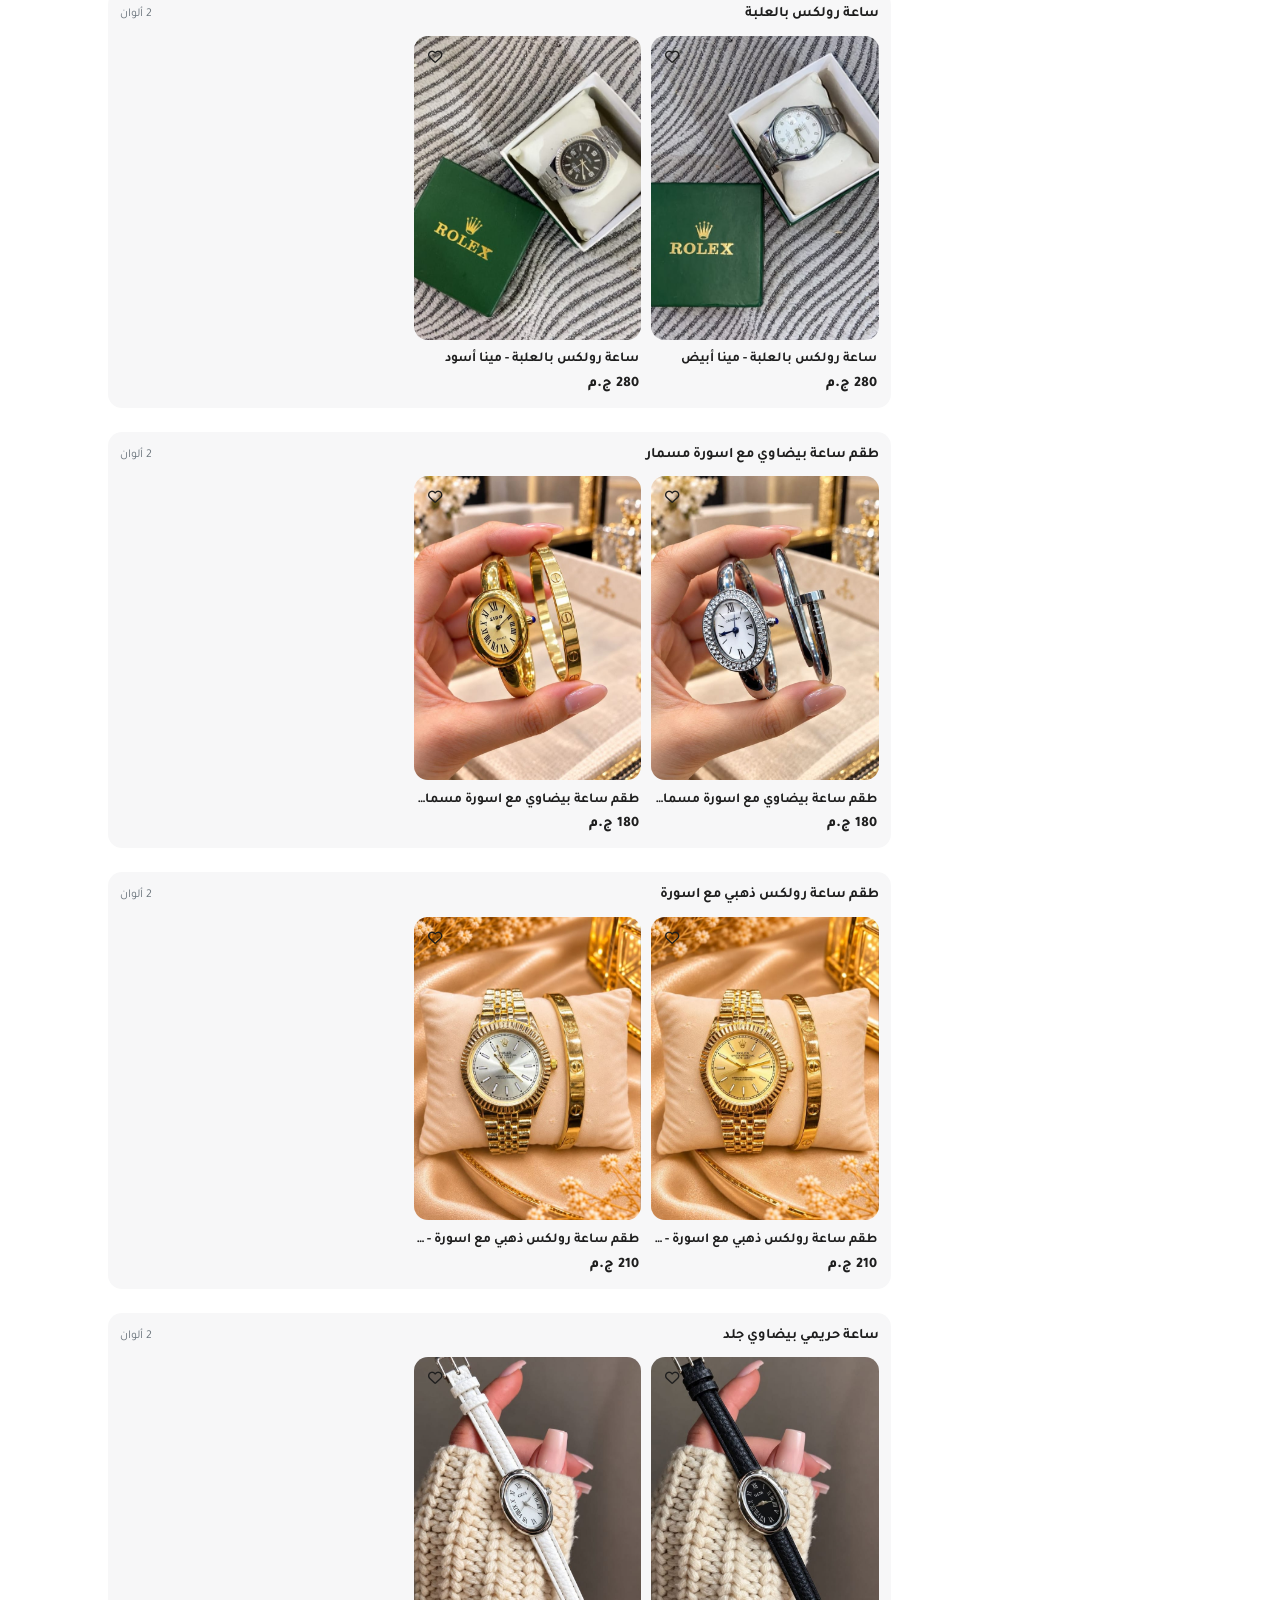
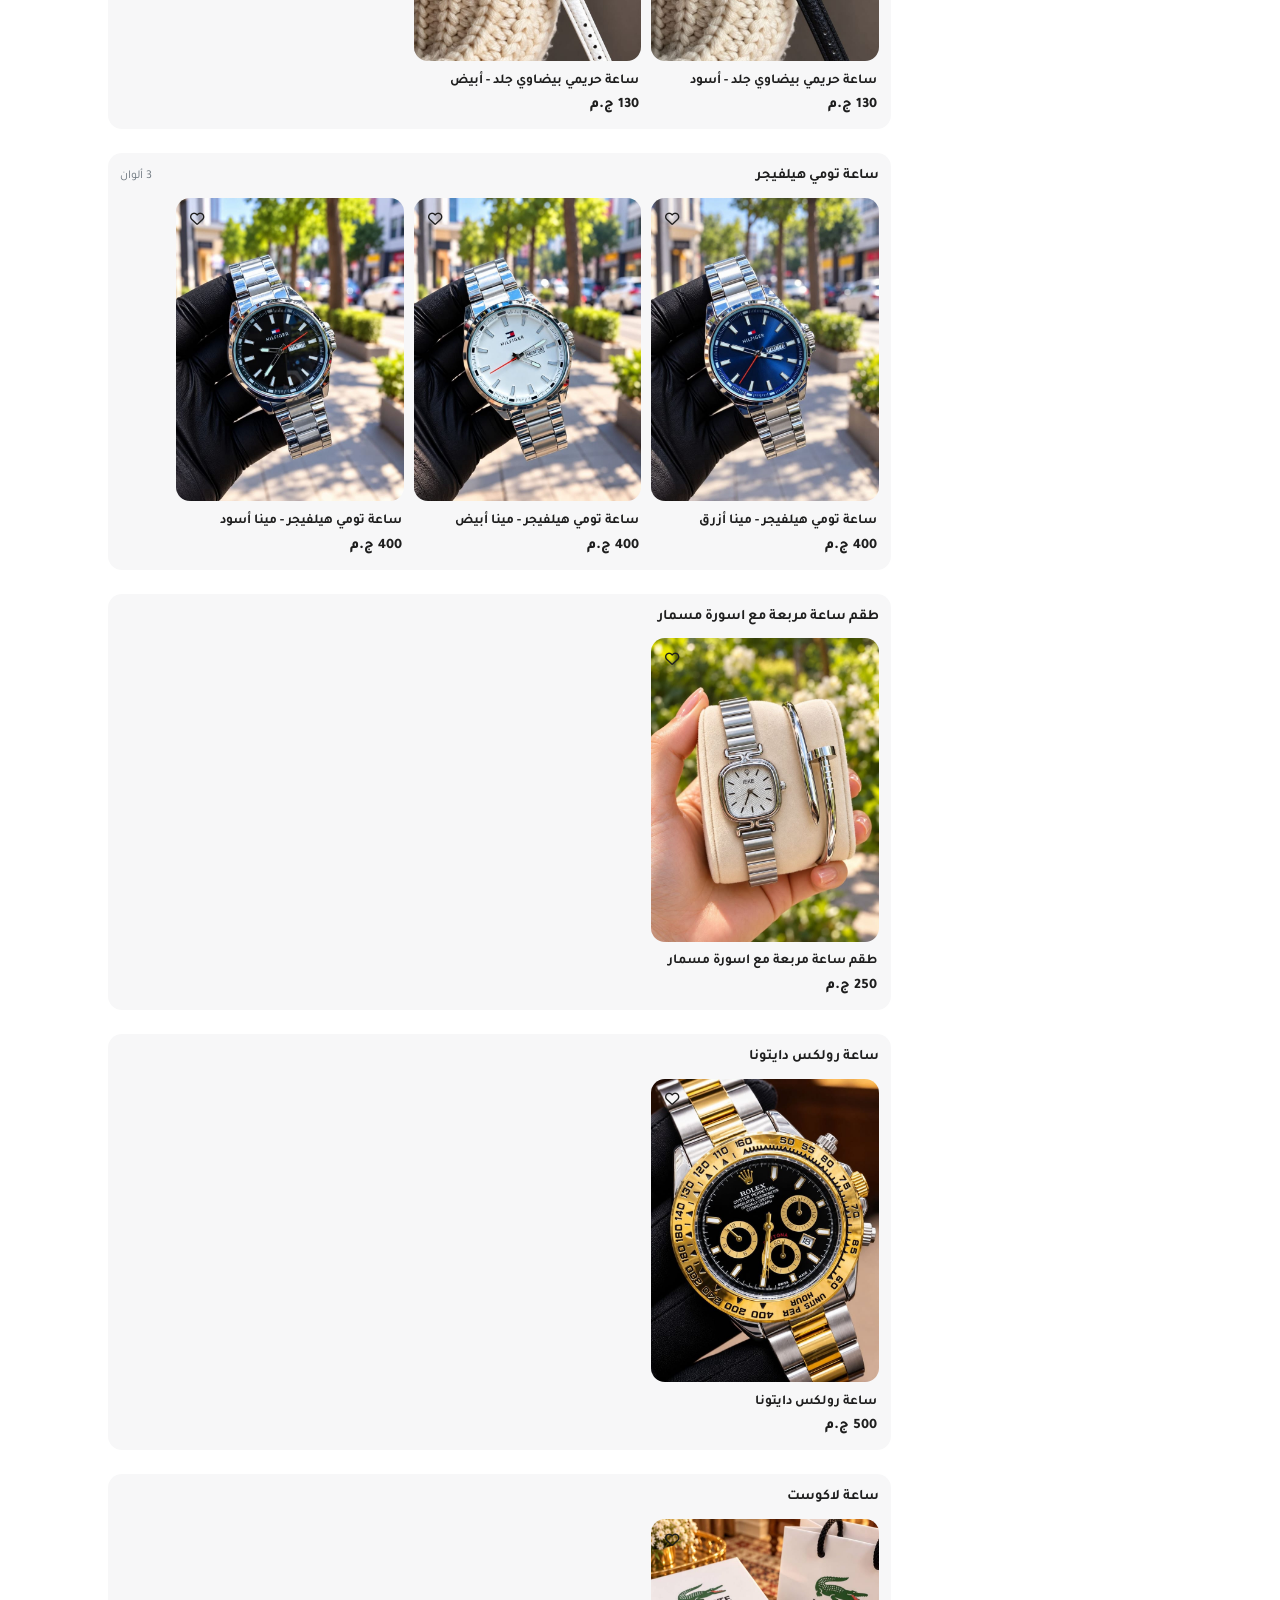
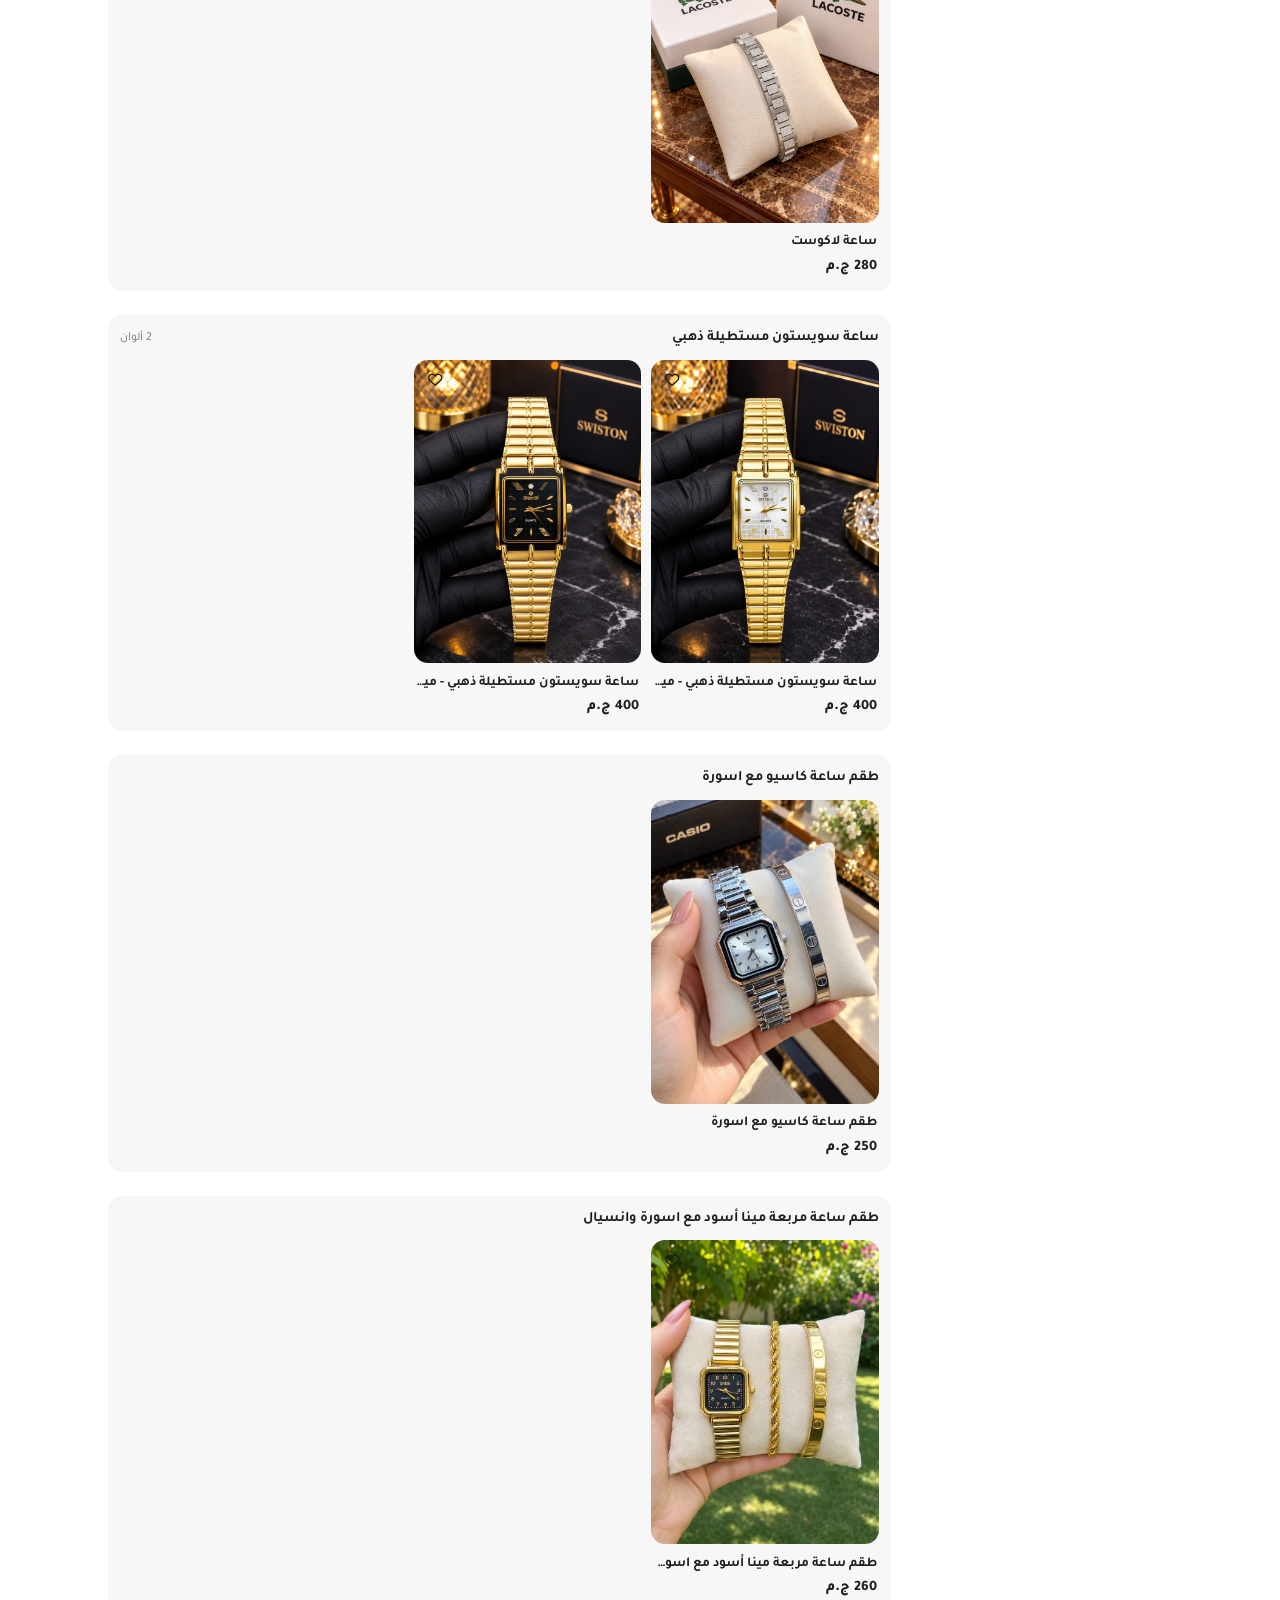
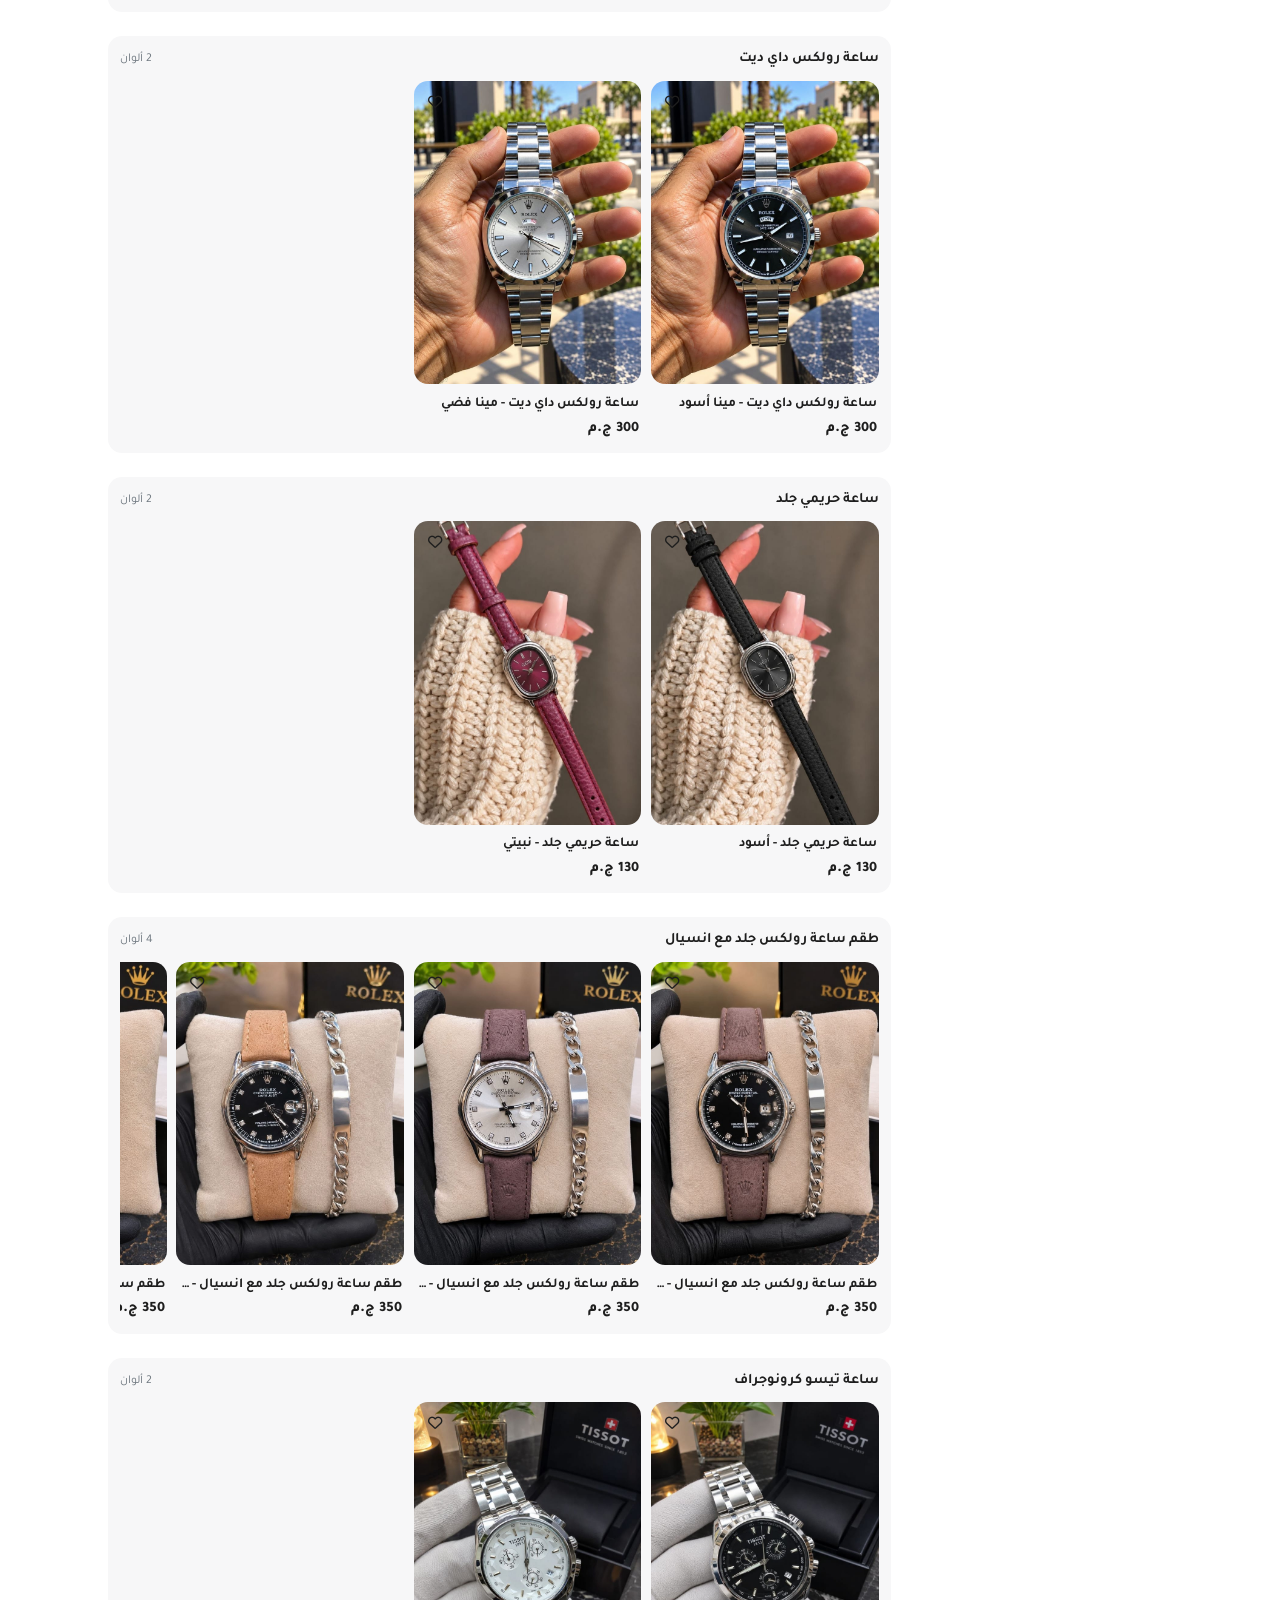
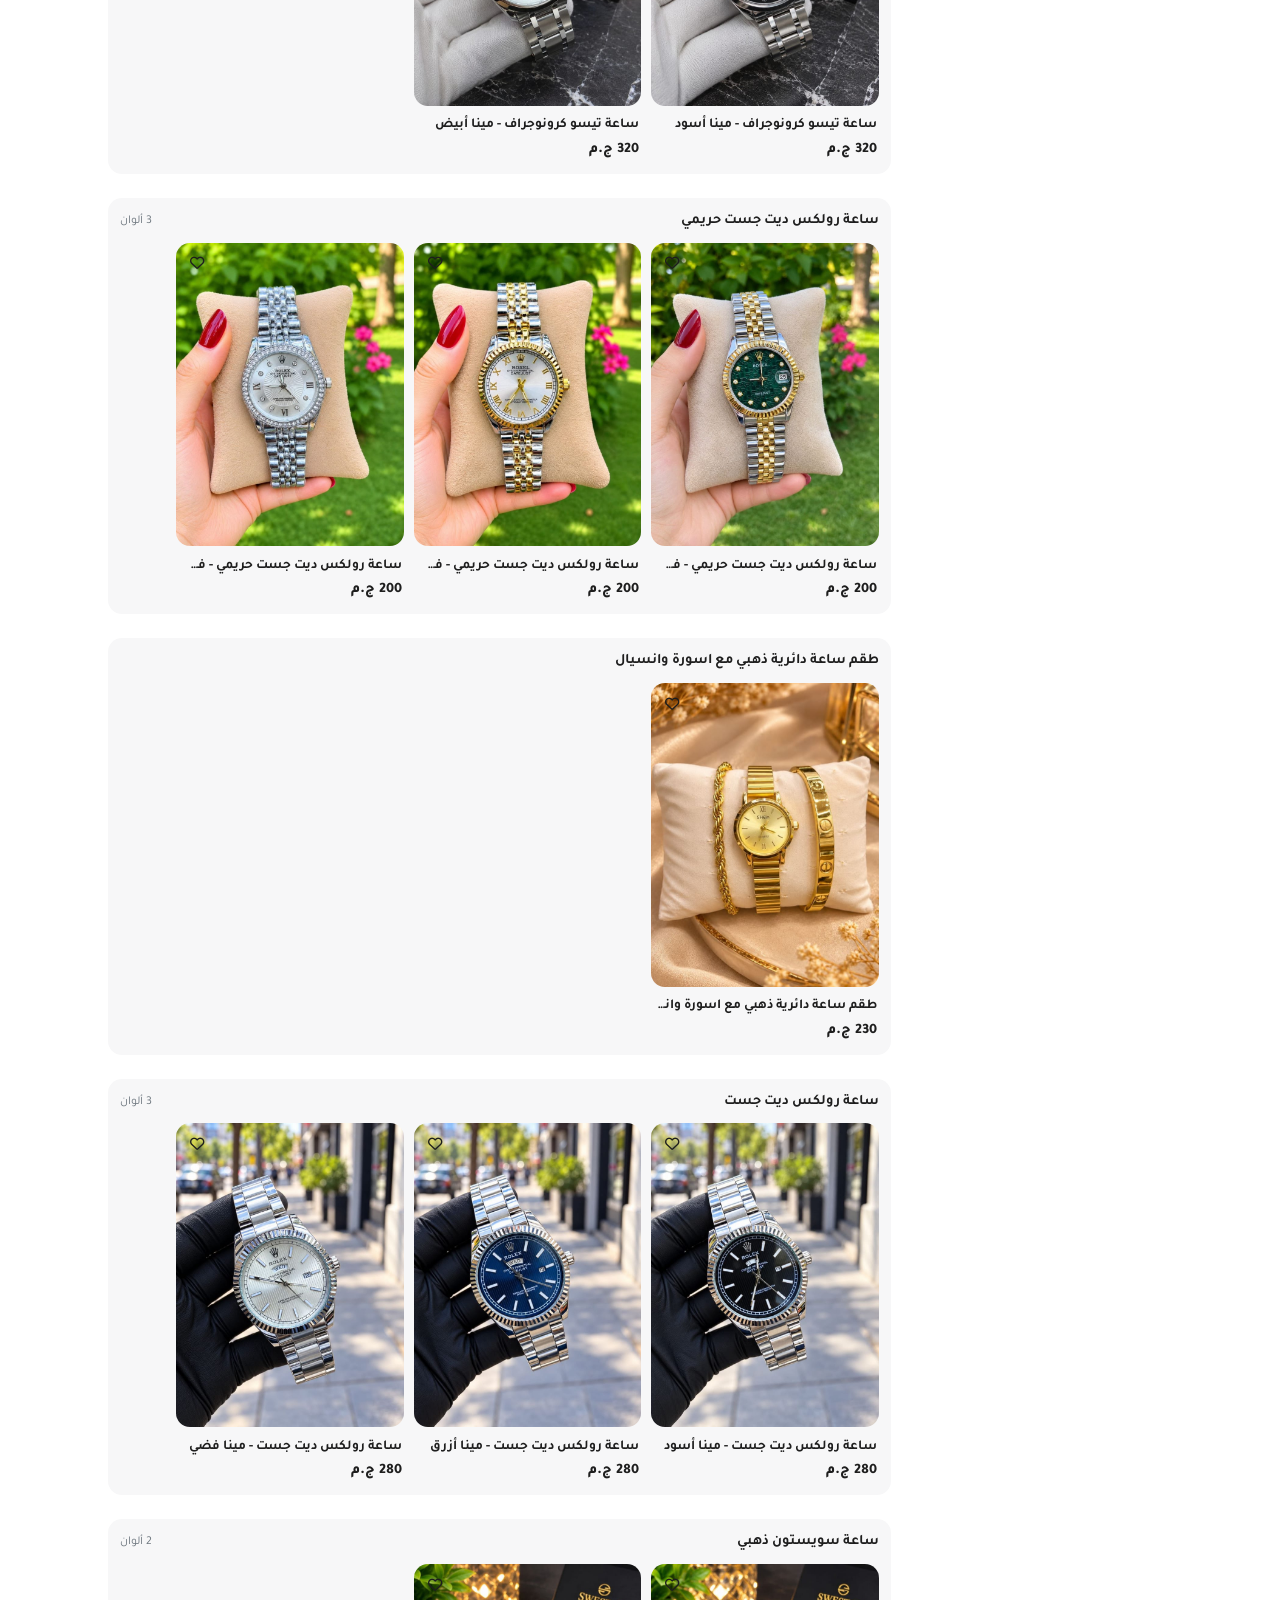
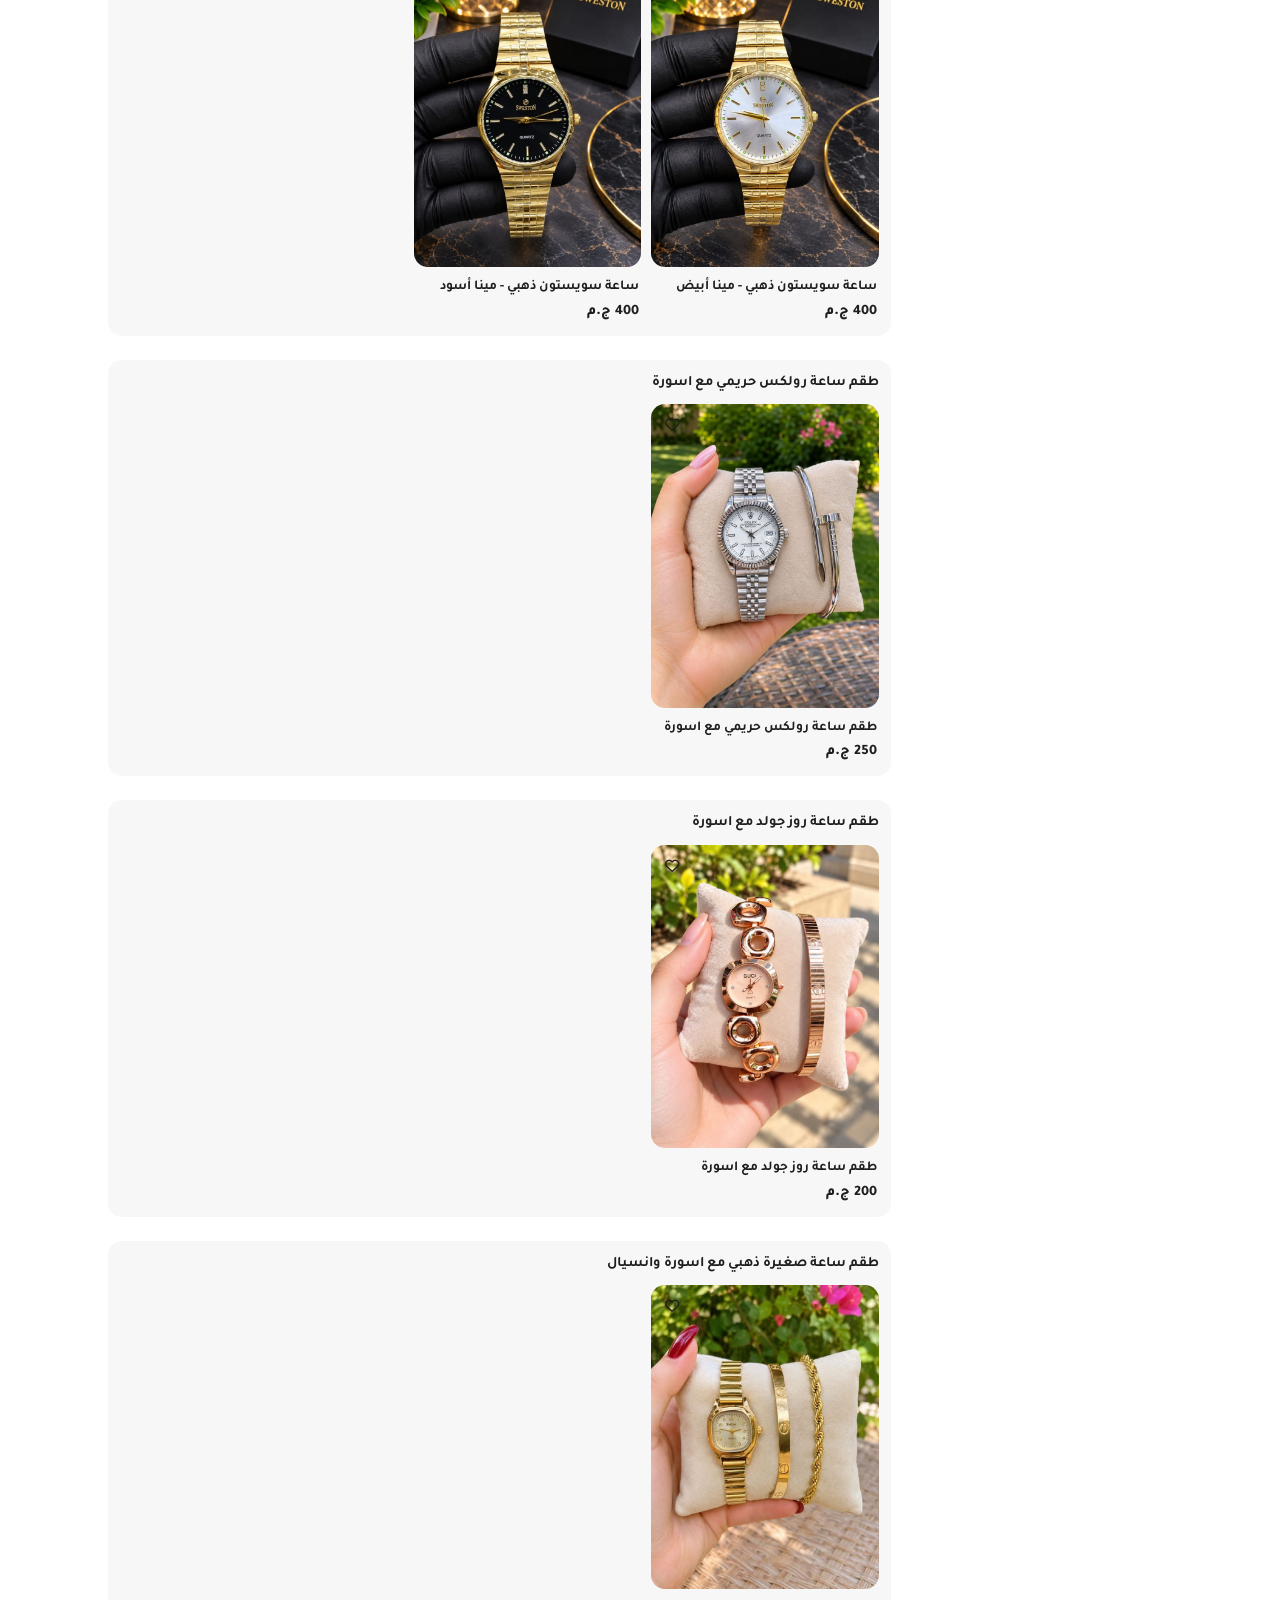
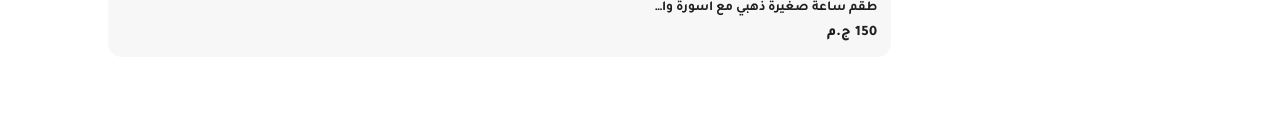
<file: watches.html>
<!DOCTYPE html>
<html lang="ar" dir="rtl">

<head>
    <meta charset="UTF-8">
    <meta name="viewport" content="width=device-width, initial-scale=1.0">
    <title>CAVEN — كافِن | الساعات</title>
    <link rel="stylesheet" href="style.css?v=9">
    <link rel="preconnect" href="https://fonts.googleapis.com">
    <link rel="preconnect" href="https://fonts.gstatic.com" crossorigin>
    <link href="https://fonts.googleapis.com/css2?family=Tajawal:wght@400;500;700;800&display=swap" rel="stylesheet">
    <link rel="stylesheet" href="https://cdnjs.cloudflare.com/ajax/libs/font-awesome/6.4.0/css/all.min.css">
    <script src="watches-data.js?v=asw1"></script>
</head>

<body>
    <!-- Navbar -->
    <header class="header">
        <a href="index.html" class="logo" style="text-decoration: none;">CAVEN — كافِن</a>
        <nav class="nav-links">
            <a href="index.html">الرئيسية</a>
            <a href="products.html">المنتجات</a>
            <a href="accessories.html">الاكسسوارات</a>
            <a href="perfumes.html">العطور</a>
            <a href="watches.html" class="active">الساعات</a>
            <a href="#">من نحن</a>
        </nav>
        <div class="header-icons">
            <a href="index.html" class="mobile-home-icon" style="color:var(--text-dark); text-decoration:none;"><i
                    class="fas fa-home"></i></a>
            <i class="far fa-heart"></i>
            <i class="fas fa-shopping-bag"></i>
            <i class="fas fa-bars menu-toggle"></i>
        </div>
    </header>

    <!-- Mobile Menu -->
    <div class="mobile-menu">
        <div class="mobile-menu-header">
            <a href="index.html" class="logo" style="text-decoration: none;">CAVEN</a>
            <i class="fas fa-times close-menu"></i>
        </div>
        <nav class="mobile-nav-links">
            <a href="index.html"><i class="fas fa-home"></i> الرئيسية</a>
            <a href="products.html"><i class="fas fa-th-large"></i> المنتجات</a>
            <a href="accessories.html"><i class="fas fa-gem"></i> الاكسسوارات</a>
            <a href="perfumes.html"><i class="fas fa-spray-can-sparkles"></i> العطور</a>
            <a href="watches.html" class="active"><i class="far fa-clock"></i> الساعات</a>
            <a href="#" class="mobile-cart-link"><i class="fas fa-shopping-bag"></i> سلة المشتريات</a>
            <a href="#" class="mobile-wishlist-link"><i class="far fa-heart"></i> المفضلة</a>
        </nav>
    </div>

    <!-- Page Header -->
    <section class="page-header">
        <div class="breadcrumb">
            <a href="index.html" class="breadcrumb-link">الرئيسية</a> /
            <span class="current-page">الساعات</span>
        </div>
        <h1>الساعات</h1>
    </section>

    <!-- Watches Page Layout -->
    <section class="products-page-container accessories-section watches-page">

        <!-- Filters Sidebar -->
        <aside class="filters-sidebar">
            <div class="filter-header">
                <h3>تصفية المنتجات</h3>
                <i class="fas fa-chevron-down filter-mobile-toggle" style="cursor:pointer;"></i>
            </div>

            <div class="filter-body">
                <div class="filter-group">
                    <h4>النوع <i class="fas fa-chevron-down"></i></h4>
                    <ul class="checkbox-list" style="display: none;">
                        <li><input type="checkbox" id="type-men" class="acc-filter" value="men"> <label
                                for="type-men">رجالي</label></li>
                        <li><input type="checkbox" id="type-women" class="acc-filter" value="women"> <label
                                for="type-women">حريمي</label></li>
                    </ul>
                </div>
            </div>
        </aside>

        <!-- Watches Grid (built from watches-data.js) -->
        <main class="products-main">
            <div class="products-grid products-grid-page" id="watches-grid"></div>
            <script>
                (function () {
                    const grid = document.getElementById('watches-grid');
                    const cardHtml = (w, v, title) => `
                <div class="product-card" data-type="${w.type}"
                    onclick="window.location.href='product-details.html?img=${v.images[0]}&title=${encodeURIComponent(title)}'"
                    style="cursor: pointer;">
                    <div class="product-image-box">
                        <button class="wishlist-btn" onclick="event.stopPropagation();"><i
                                class="far fa-heart"></i></button>
                        <img src="${v.images[0]}" alt="${title}" loading="lazy">
                    </div>
                    <div class="product-info">
                        <h3>${title}</h3>
                        <div class="acc-price">
                            ${w.price} ج.م
                            ${w.oldPrice ? `<span class="acc-old-price">${w.oldPrice} ج.م</span>` : ''}
                        </div>
                    </div>
                </div>`;

                    Object.values(window.WATCHES).forEach(w => {
                        // Every watch gets its own block; colors of the same watch side by side in a horizontal row
                        grid.insertAdjacentHTML('beforeend', `
                <div class="watch-model-row" data-type="${w.type}">
                    <div class="watch-model-head">
                        <h3>${w.title}</h3>
                        ${w.variants.length > 1 ? `<span>${w.variants.length} ألوان</span>` : ''}
                    </div>
                    <div class="watch-model-scroll">
                        ${w.variants.map(v => cardHtml(w, v, w.variants.length > 1 ? `${w.title} - ${v.color}` : w.title)).join('')}
                    </div>
                </div>`);
                    });

                    // Type filter
                    document.querySelectorAll('.acc-filter').forEach(cb => cb.addEventListener('change', () => {
                        const selected = Array.from(document.querySelectorAll('.acc-filter:checked')).map(c => c.value);
                        grid.querySelectorAll(':scope > [data-type]').forEach(card => {
                            card.style.display = (!selected.length || selected.includes(card.dataset.type)) ? '' : 'none';
                        });
                    }));
                })();
            </script>
            <script>
                /* Random product order on every visit */
                (function () {
                    const grid = document.getElementById('watches-grid');
                    const items = Array.from(grid.children).filter(el => el.matches('.product-card, .watch-model-row'));
                    for (let i = items.length - 1; i > 0; i--) {
                        const j = Math.floor(Math.random() * (i + 1));
                        [items[i], items[j]] = [items[j], items[i]];
                    }
                    items.forEach(el => grid.appendChild(el));
                })();
            </script>
        </main>
    </section>

    <script src="script.js?v=6"></script>
</body>

</html>
</file>
<file: style.css>
:root {
    --primary-color: #1a2238; /* Dark Blue */
    --text-dark: #1e1e1e;
    --text-light: #6c757d;
    --bg-main: #ffffff;
    --bg-card: #f4f5f7;
    --white: #ffffff;
    --border-radius: 12px;
    --transition: 0.3s ease;
}

* {
    margin: 0;
    padding: 0;
    box-sizing: border-box;
}

body {
    font-family: 'Tajawal', sans-serif;
    background-color: var(--bg-main);
    color: var(--text-dark);
    line-height: 1.6;
    overflow-x: hidden;
}

/* Header */
.header {
    display: flex;
    justify-content: space-between;
    align-items: center;
    padding: 1rem 5%;
    background-color: var(--white);
}

.logo {
    font-size: 1.4rem;
    font-weight: 800;
    color: var(--text-dark);
    letter-spacing: 1px;
}

.nav-links {
    display: none; /* Hidden on mobile by default */
}

.header-icons {
    display: flex;
    gap: 1.2rem;
    align-items: center;
}

.header-icons i {
    font-size: 1.1rem;
    color: var(--text-dark);
    cursor: pointer;
}

.menu-toggle {
    display: block;
}

/* Mobile Menu */
.mobile-menu {
    position: fixed;
    top: 0;
    right: -100%;
    width: 250px;
    height: 100vh;
    height: 100dvh;
    background-color: var(--white);
    box-shadow: -2px 0 5px rgba(0,0,0,0.1);
    z-index: 1000;
    transition: var(--transition);
    padding: 1.5rem;
    display: flex;
    flex-direction: column;
}

.mobile-menu.active {
    right: 0;
}

.mobile-menu-header {
    display: flex;
    justify-content: space-between;
    align-items: center;
    margin-bottom: 2rem;
}

.close-menu {
    font-size: 1.5rem;
    cursor: pointer;
}

.mobile-nav-links {
    display: flex;
    flex-direction: column;
    gap: 1rem;
}

.mobile-nav-links a {
    text-decoration: none;
    color: var(--text-dark);
    font-weight: 500;
    font-size: 1.1rem;
    padding-bottom: 0.5rem;
    border-bottom: 1px solid #eee;
}

.mobile-nav-links a.active {
    font-weight: 700;
    color: var(--primary-color);
}

/* Hero Section (Matches mobile mockup perfectly with enhancements) */
.hero {
    display: flex;
    flex-direction: column;
    text-align: center;
    background: linear-gradient(135deg, #fdfdfd 0%, #edf1f6 100%);
    padding-bottom: 3.5rem;
    position: relative;
    overflow: hidden;
}

.hero::before {
    content: '';
    position: absolute;
    top: 5%;
    left: 50%;
    transform: translateX(-50%);
    width: 300px;
    height: 300px;
    background: radial-gradient(circle, rgba(26, 34, 56, 0.06) 0%, rgba(255, 255, 255, 0) 70%);
    border-radius: 50%;
    z-index: 1;
}

.hero-image-container {
    width: 100%;
    display: flex;
    flex-direction: column;
    align-items: center;
    padding: 2rem 1rem 1rem;
    position: relative;
    z-index: 2;
}

.hero-slides {
    display: grid;
    width: 100%;
    justify-items: center;
}

.hero-slides .hero-image {
    grid-area: 1 / 1;
    opacity: 0;
    transition: opacity 0.8s ease;
}

.hero-slides .hero-image.active {
    opacity: 1;
}

.hero-image {
    width: 85%;
    max-width: 320px;
    height: auto;
    object-fit: contain;
    filter: drop-shadow(0 25px 25px rgba(0,0,0,0.15)) drop-shadow(0 10px 10px rgba(0,0,0,0.1));
    animation: float 5s ease-in-out infinite;
}

@keyframes float {
    0% { transform: translateY(0px); }
    50% { transform: translateY(-12px); }
    100% { transform: translateY(0px); }
}

.slider-dots {
    display: flex;
    gap: 0.5rem;
    margin-top: 1.5rem;
}

.dot {
    width: 8px;
    height: 8px;
    background-color: #d1d5db;
    border-radius: 50%;
    cursor: pointer;
    transition: all 0.3s ease;
}

.dot.active {
    background-color: var(--primary-color);
    width: 24px;
    border-radius: 4px;
}

.hero-content {
    padding: 0 5%;
    margin-top: 1.5rem;
    position: relative;
    z-index: 2;
}

.hero-content h1 {
    font-size: 2.5rem;
    font-weight: 800;
    color: var(--primary-color);
    margin-bottom: 0.5rem;
    letter-spacing: -0.5px;
    text-shadow: 0 2px 4px rgba(0,0,0,0.05);
}

.hero-content p {
    font-size: 1.05rem;
    color: var(--text-light);
    margin-bottom: 2rem;
}

.btn-primary {
    background: linear-gradient(135deg, #1a2238 0%, #2c3e50 100%);
    color: var(--white);
    border: none;
    padding: 1rem 3rem;
    font-size: 1.1rem;
    font-weight: 700;
    border-radius: 50px;
    cursor: pointer;
    font-family: 'Tajawal', sans-serif;
    display: inline-flex;
    align-items: center;
    flex-direction: row-reverse;
    justify-content: center;
    box-shadow: 0 8px 20px rgba(26, 34, 56, 0.25);
    transition: all 0.3s cubic-bezier(0.25, 0.8, 0.25, 1);
}

.btn-primary:hover {
    transform: translateY(-3px);
    box-shadow: 0 12px 25px rgba(26, 34, 56, 0.35);
}

.btn-primary i {
    margin-right: 0.6rem;
    font-size: 0.95rem;
}

/* Features Section (3 side by side) */
.features {
    display: flex;
    justify-content: space-between;
    align-items: center;
    padding: 2.5rem 5%;
    background-color: var(--white);
    text-align: center;
}

.feature {
    display: flex;
    flex-direction: column;
    align-items: center;
    gap: 0.5rem;
    flex: 1;
}

.feature-icon {
    font-size: 1.5rem;
    color: var(--text-dark);
}

.feature p {
    font-size: 0.75rem;
    font-weight: 700;
    color: var(--text-dark);
}

/* Latest Products Section */
.latest-products {
    padding: 1rem 5% 3rem;
    background-color: var(--white);
    text-align: center;
}

.section-header {
    margin-bottom: 1.5rem;
}

.section-header h2 {
    font-size: 1.4rem;
    font-weight: 800;
    color: var(--text-dark);
}

.products-grid {
    display: grid;
    grid-template-columns: 1fr 1fr;
    gap: 1rem;
    margin-bottom: 2rem;
}

/* Latest products: one big featured cap + rotating small ones */
@media (max-width: 767px) {
.products-grid.featured-rotator {
    grid-template-columns: repeat(3, 1fr);
    gap: 0.75rem;
    padding: 0;
}

.featured-rotator .product-card {
    will-change: transform;
}

.featured-rotator .product-card .product-info h3 {
    font-size: 0.8rem;
}

.featured-rotator .product-card .wishlist-btn,
.featured-rotator .product-card .color-options {
    display: none;
}

.featured-rotator .product-card.featured {
    grid-column: 1 / -1;
}

.featured-rotator .product-card.featured .product-info h3 {
    font-size: 1.2rem;
}

.featured-rotator .product-card.featured .wishlist-btn,
.featured-rotator .product-card.featured .color-options {
    display: flex;
}

.featured-rotator .product-card.featured .color-options {
    justify-content: center;
}

.featured-rotator .product-card.rot-hidden {
    display: none;
}
}

/* Accessories: photo fills the whole card */
.accessories-section .product-image-box {
    aspect-ratio: 3 / 4; /* matches the photos' shape, so nothing gets cut */
    padding: 0;
    background-color: #fff;
}

.accessories-section .product-image-box img {
    width: 100%;
    height: 100%;
    max-width: none;
    max-height: none;
    object-fit: cover;
}

.accessories-section .wishlist-btn {
    z-index: 2;
    background: rgba(255, 255, 255, 0.85);
    border-radius: 50%;
    width: 32px;
    height: 32px;
    align-items: center;
    justify-content: center;
}

/* Mobile: smaller cards for the small (non-featured) accessories */
@media (max-width: 767px) {
    .accessories-section .product-card:not(.featured) .product-image-box {
        aspect-ratio: 1;
    }

    .accessories-section .product-card:not(.featured) .product-image-box img {
        object-fit: contain;
    }

    .accessories-section .product-card:not(.featured) .product-info h3 {
        font-size: 0.7rem;
    }
}

/* Desktop/tablet: keep the original 4-card grid */
@media (min-width: 768px) {
    .featured-rotator .rotator-extra {
        display: none;
    }
}

.product-card {
    background-color: var(--white);
    border-radius: var(--border-radius);
    overflow: hidden;
    text-align: center;
}

.product-image-box {
    background-color: var(--bg-card);
    padding: 1.5rem;
    position: relative;
    border-radius: var(--border-radius);
    margin-bottom: 0.5rem;
    display: flex;
    justify-content: center;
    align-items: center;
    aspect-ratio: 1;
    overflow: hidden;
}

.product-image-box img {
    max-width: 90%;
    max-height: 90%;
    object-fit: contain;
}

.wishlist-btn {
    position: absolute;
    top: 8px;
    left: 8px; /* RTL, so it's on the top left visually */
    background: none;
    border: none;
    font-size: 1.1rem;
    color: var(--text-light);
    cursor: pointer;
}

.product-info h3 {
    font-size: 0.95rem;
    font-weight: 700;
    color: var(--text-dark);
    margin-bottom: 0.3rem;
}

.color-options {
    display: flex;
    justify-content: center;
    gap: 0.4rem;
}

.color-dot {
    width: 14px;
    height: 14px;
    border-radius: 50%;
    display: inline-block;
    border: 1px solid rgba(0,0,0,0.1);
}

.btn-secondary {
    background-color: var(--primary-color);
    color: var(--white);
    border: none;
    padding: 0.7rem 1.5rem;
    font-size: 0.9rem;
    font-weight: 700;
    border-radius: 30px;
    cursor: pointer;
    font-family: 'Tajawal', sans-serif;
    display: inline-flex;
    align-items: center;
    flex-direction: row-reverse;
    gap: 0.5rem;
    transition: var(--transition);
}

.btn-secondary:hover {
    opacity: 0.9;
}

/* Banner Section */
.banner {
    display: flex;
    flex-direction: column;
    background-color: #d1d5db; /* Light grayish-blue banner */
    border-radius: var(--border-radius);
    margin: 0 5% 3rem;
    overflow: hidden;
    position: relative;
    text-align: right;
}

.banner-content {
    padding: 2rem;
    z-index: 2;
}

.banner-content h2 {
    font-size: 1.4rem;
    font-weight: 800;
    color: var(--text-dark);
    margin-bottom: 0.5rem;
}

.banner-content p {
    font-size: 0.85rem;
    color: var(--text-dark);
    margin-bottom: 1rem;
    line-height: 1.5;
}

.banner-image {
    width: 100%;
    height: 200px;
    position: relative;
    margin-top: -10px;
}

.banner-image img {
    width: 100%;
    height: 100%;
    object-fit: cover;
    object-position: top;
}

/* Desktop Styles Optional */
@media (min-width: 768px) {
    .menu-toggle {
        display: none;
    }
    
    .mobile-home-icon {
        display: none;
    }
    
    .nav-links {
        display: flex;
        gap: 2rem;
    }

    .nav-links a {
        text-decoration: none;
        color: var(--text-dark);
        font-weight: 500;
    }

    .nav-links a.active {
        font-weight: 700;
    }

    .hero {
        flex-direction: row-reverse;
        align-items: center;
        text-align: right;
        padding: 4rem 10%;
        background-color: var(--bg-card);
    }

    .hero-image-container {
        flex: 1;
        padding: 0;
    }

    .hero-content {
        flex: 1;
        padding: 0;
    }

    .hero-content h1 {
        font-size: 3rem;
    }

    .features {
        flex-direction: row-reverse;
        justify-content: space-around;
        padding: 4rem 10%;
    }

    .products-grid {
        grid-template-columns: repeat(4, 1fr);
        gap: 2rem;
        padding: 0 5%;
    }

    .banner {
        flex-direction: row-reverse;
        align-items: center;
        margin: 4rem 10%;
    }

    .banner-content {
        flex: 1;
        padding: 4rem;
    }

    .banner-image {
        flex: 1;
        height: 100%;
        min-height: 350px;
    }
}

/* Products Page Styles */
.page-header {
    text-align: center;
    padding: 2rem;
    margin: 1.5rem 5% 0;
    background-color: var(--bg-card);
    border-radius: var(--border-radius);
}

.breadcrumb {
    font-size: 0.9rem;
    color: var(--text-light);
    margin-bottom: 0.5rem;
}

.breadcrumb-link {
    color: var(--text-light);
    text-decoration: none;
    transition: color 0.3s;
}

.breadcrumb-link:hover {
    color: var(--primary-color);
}

.page-header h1 {
    font-size: 2rem;
    color: var(--text-dark);
    font-weight: 800;
}

.products-page-container {
    display: flex;
    flex-direction: column;
    padding: 2rem 5%;
    gap: 2rem;
    background-color: var(--bg-main);
}

/* Sidebar / Filters */
.filters-sidebar {
    background-color: var(--white);
    padding: 1.5rem;
    border-radius: var(--border-radius);
    border: 1px solid #eee;
}

.filter-header {
    display: flex;
    justify-content: space-between;
    align-items: center;
}

.filter-body {
    margin-top: 1rem;
    padding-top: 1.5rem;
    border-top: 1px solid #eee;
}

.filter-header h3 {
    font-size: 1.1rem;
    color: var(--text-dark);
}

.filter-group {
    margin-bottom: 1.5rem;
}

.filter-group h4 {
    font-size: 0.95rem;
    margin-bottom: 1rem;
    color: var(--text-dark);
}

.color-filter-list {
    list-style: none;
    display: flex;
    flex-direction: column;
    gap: 0.8rem;
}

.color-filter-list li {
    display: flex;
    align-items: center;
    gap: 0.5rem;
    font-size: 0.9rem;
    color: var(--text-light);
    cursor: pointer;
}

.checkbox-list {
    list-style: none;
    display: flex;
    flex-direction: column;
    gap: 0.8rem;
}

.checkbox-list li {
    display: flex;
    align-items: center;
    gap: 0.5rem;
    font-size: 0.9rem;
    color: var(--text-light);
}

.checkbox-list input[type="checkbox"] {
    accent-color: var(--primary-color);
    width: 16px;
    height: 16px;
}

/* Desktop override for Products Page */
@media (min-width: 992px) {
    .products-page-container {
        flex-direction: row;
        align-items: flex-start;
    }
    
    .filters-sidebar {
        flex: 0 0 250px;
        position: sticky;
        top: 20px;
    }
    
    .products-main {
        flex: 1;
    }
    
    .products-grid-page {
        grid-template-columns: repeat(3, 1fr);
    }
}

/* Interactive States */
.wishlist-btn i {
    transition: transform 0.2s cubic-bezier(0.175, 0.885, 0.32, 1.275), color 0.2s ease;
}

.wishlist-btn.active i, .header-icons .fa-heart.active {
    color: #e74c3c;
}

.color-dot {
    transition: transform 0.2s ease, box-shadow 0.2s ease;
    cursor: pointer;
}

.color-dot:hover, .color-dot.active {
    transform: scale(1.3);
    box-shadow: 0 0 0 2px var(--white), 0 0 0 3px var(--primary-color);
}

/* Product Details Page Styles */
.product-details-container {
    padding: 1rem 5% 3rem;
    background-color: var(--bg-main);
}

.product-details-grid {
    display: flex;
    flex-direction: column;
    gap: 3rem;
}

@media (min-width: 992px) {
    .product-details-grid {
        flex-direction: row;
        align-items: flex-start;
    }
    
    .product-gallery, .product-info-details {
        flex: 1 1 0;
        min-width: 0;
    }
}

.product-gallery {
    display: flex;
    flex-direction: column;
    gap: 1rem;
}

.main-image {
    background-color: var(--bg-card);
    border-radius: var(--border-radius);
    padding: 2rem;
    display: flex;
    justify-content: center;
    align-items: center;
    height: 400px;
    width: 100%;
    position: relative;
}

.discount-badge {
    position: absolute;
    top: 15px;
    right: 15px;
    background-color: #e74c3c;
    color: var(--white);
    padding: 5px 12px;
    border-radius: 20px;
    font-size: 0.9rem;
    font-weight: 700;
    z-index: 10;
    box-shadow: 0 4px 8px rgba(231, 76, 60, 0.3);
}

.sold-out-badge {
    position: absolute;
    top: 25px;
    left: -35px;
    width: 150px;
    background-color: #1e1e1e;
    color: var(--white);
    padding: 5px 0;
    text-align: center;
    font-size: 0.9rem;
    font-weight: 700;
    z-index: 10;
    transform: rotate(-45deg);
    box-shadow: 0 4px 8px rgba(0, 0, 0, 0.3);
}

.sold-out-card {
    pointer-events: none;
}

.main-image img {
    max-width: 100%;
    max-height: 100%;
    object-fit: contain;
}

.thumbnail-list {
    display: flex;
    gap: 1rem;
    flex-wrap: wrap;
    justify-content: center;
}

.thumbnail-list img {
    width: 80px;
    height: 80px;
    object-fit: cover;
    border-radius: var(--border-radius);
    cursor: pointer;
    border: 2px solid transparent;
    background-color: var(--bg-card);
}

.thumbnail-list img.active, .thumbnail-list img:hover {
    border-color: var(--primary-color);
}

.product-info-details {
    display: flex;
    flex-direction: column;
    gap: 1.5rem;
}

.product-title {
    font-size: 2rem;
    color: var(--text-dark);
}

.product-rating {
    display: flex;
    align-items: center;
    gap: 0.5rem;
    color: #f1c40f;
}

.product-rating span {
    color: var(--text-light);
    font-size: 0.9rem;
}

.product-price {
    font-size: 1.8rem;
    font-weight: 700;
    color: var(--primary-color);
}

.product-description {
    color: var(--text-light);
    line-height: 1.8;
}

.product-options {
    display: flex;
    flex-direction: column;
    gap: 1.5rem;
    padding: 1.5rem 0;
    border-top: 1px solid #eee;
    border-bottom: 1px solid #eee;
}

.option-group h4 {
    margin-bottom: 1rem;
    color: var(--text-dark);
}

.quantity-selector {
    display: flex;
    align-items: center;
    border: 1px solid #ddd;
    border-radius: var(--border-radius);
    width: fit-content;
}

.qty-btn {
    background: none;
    border: none;
    padding: 0.5rem 1rem;
    font-size: 1.2rem;
    cursor: pointer;
    color: var(--text-dark);
}

.qty-input {
    width: 50px;
    text-align: center;
    border: none;
    font-size: 1rem;
    font-weight: 700;
    pointer-events: none;
}

.product-actions {
    display: flex;
    gap: 1rem;
    margin-top: 1rem;
}

.add-to-cart-btn {
    flex: 1;
    font-size: 1.1rem;
}

.wishlist-btn-large {
    background-color: var(--bg-card);
    border: none;
    width: 50px;
    border-radius: var(--border-radius);
    font-size: 1.2rem;
    cursor: pointer;
    transition: var(--transition);
}

.wishlist-btn-large:hover {
    background-color: var(--primary-color);
    color: var(--white);
}

/* Modal Styles */
.modal-overlay {
    position: fixed;
    top: 0;
    left: 0;
    width: 100%;
    height: 100%;
    background-color: rgba(0, 0, 0, 0.5);
    display: flex;
    justify-content: center;
    align-items: center;
    z-index: 2000;
    opacity: 0;
    visibility: hidden;
    transition: var(--transition);
}

.modal-overlay.active {
    opacity: 1;
    visibility: visible;
}

.modal-content {
    background-color: var(--white);
    width: 90%;
    max-width: 500px;
    border-radius: var(--border-radius);
    padding: 2rem;
    position: relative;
    transform: translateY(-20px);
    transition: var(--transition);
    box-shadow: 0 10px 30px rgba(0,0,0,0.1);
}

.modal-overlay.active .modal-content {
    transform: translateY(0);
}

.modal-header {
    display: flex;
    justify-content: space-between;
    align-items: center;
    margin-bottom: 1.5rem;
    padding-bottom: 1rem;
    border-bottom: 1px solid #eee;
}

.modal-header h3 {
    font-size: 1.3rem;
    color: var(--text-dark);
}

.close-modal {
    font-size: 1.2rem;
    color: var(--text-light);
    cursor: pointer;
}

.close-modal:hover {
    color: #e74c3c;
}

.form-group {
    margin-bottom: 1.2rem;
}

.form-group label {
    display: block;
    margin-bottom: 0.5rem;
    font-size: 0.95rem;
    color: var(--text-dark);
    font-weight: 500;
}

.form-group input,
.form-group textarea {
    width: 100%;
    padding: 0.8rem;
    border: 1px solid #ddd;
    border-radius: 8px;
    font-family: 'Tajawal', sans-serif;
    font-size: 1rem;
    transition: var(--transition);
}

.form-group input:focus,
.form-group textarea:focus {
    outline: none;
    border-color: var(--primary-color);
}

/* Cart Sidebar */
.cart-sidebar {
    position: fixed;
    top: 0;
    right: -400px;
    width: 400px;
    max-width: 100vw;
    height: 100vh;
    height: 100dvh;
    background: var(--white);
    box-shadow: -5px 0 15px rgba(0,0,0,0.1);
    z-index: 3000;
    transition: var(--transition);
    display: flex;
    flex-direction: column;
}
.cart-sidebar.open {
    right: 0;
}
.cart-header {
    display: flex;
    justify-content: space-between;
    align-items: center;
    padding: 1.5rem;
    border-bottom: 1px solid #eee;
}
.cart-header h3 {
    font-size: 1.2rem;
}
.close-cart {
    font-size: 1.5rem;
    cursor: pointer;
}
.cart-items {
    flex-grow: 1;
    overflow-y: auto;
    padding: 1.5rem;
}
.cart-item {
    display: flex;
    gap: 10px;
    margin-bottom: 15px;
    border-bottom: 1px solid #eee;
    padding-bottom: 15px;
}
.cart-item img {
    width: 70px;
    height: 70px;
    object-fit: cover;
    border-radius: 5px;
}
.cart-item-details {
    flex-grow: 1;
}
.cart-item-title {
    font-weight: bold;
    font-size: 0.95rem;
    margin-bottom: 5px;
}
.cart-item-price {
    color: var(--primary-color);
    font-weight: bold;
    margin-bottom: 5px;
}
.cart-item-qty {
    display: flex;
    align-items: center;
    gap: 10px;
}
.cart-item-qty button {
    width: 25px;
    height: 25px;
    border: 1px solid #ddd;
    background: #f8f9fa;
    cursor: pointer;
}
.cart-item-remove {
    color: #e74c3c;
    cursor: pointer;
    font-size: 0.85rem;
}
.cart-footer {
    padding: 1.5rem;
    border-top: 1px solid #eee;
    background: #f8f9fa;
}
.cart-summary {
    margin-bottom: 15px;
}
.summary-line {
    display: flex;
    justify-content: space-between;
    margin-bottom: 8px;
    font-size: 0.95rem;
}
.summary-line.total {
    font-weight: bold;
    font-size: 1.1rem;
    border-top: 1px solid #ddd;
    padding-top: 8px;
    margin-top: 8px;
}
.discount-line {
    color: #e74c3c;
    font-weight: bold;
}
.cart-badge {
    position: absolute;
    top: -8px;
    right: -8px;
    background: #e74c3c;
    color: white;
    font-size: 0.7rem;
    width: 18px;
    height: 18px;
    display: flex;
    justify-content: center;
    align-items: center;
    border-radius: 50%;
    font-weight: bold;
}
.header-icons .fa-shopping-bag, .mobile-menu .fa-shopping-bag,
.header-icons .fa-heart, .mobile-menu .fa-heart {
    position: relative;
}

/* Wishlist Sidebar (Reusing cart layout styles) */
.wishlist-sidebar {
    position: fixed;
    top: 0;
    right: -400px;
    width: 400px;
    max-width: 100vw;
    height: 100vh;
    background: var(--white);
    box-shadow: -5px 0 15px rgba(0,0,0,0.1);
    z-index: 3000;
    transition: var(--transition);
    display: flex;
    flex-direction: column;
}
.wishlist-sidebar.open {
    right: 0;
}
.wishlist-header {
    display: flex;
    justify-content: space-between;
    align-items: center;
    padding: 1.5rem;
    border-bottom: 1px solid #eee;
}
.close-wishlist {
    font-size: 1.5rem;
    cursor: pointer;
}
.wishlist-items {
    flex-grow: 1;
    overflow-y: auto;
    padding: 1.5rem;
}
.wishlist-item {
    display: flex;
    gap: 10px;
    margin-bottom: 15px;
    border-bottom: 1px solid #eee;
    padding-bottom: 15px;
    align-items: center;
}
.wishlist-item img {
    width: 70px;
    height: 70px;
    object-fit: cover;
    border-radius: 5px;
}
.wishlist-badge {
    position: absolute;
    top: -8px;
    right: -8px;
    background: #4682B4; /* blueish color to differentiate from red cart */
    color: white;
    font-size: 0.7rem;
    width: 18px;
    height: 18px;
    display: flex;
    justify-content: center;
    align-items: center;
    border-radius: 50%;
    font-weight: bold;
}



/* Scrollable areas inside the page: no scrollbar, drag with the mouse like swiping on mobile */
body * {
    scrollbar-width: none;
    -ms-overflow-style: none;
}

body *::-webkit-scrollbar {
    display: none;
}

.is-dragging {
    cursor: grabbing !important;
    user-select: none;
}

.is-dragging * {
    cursor: grabbing !important;
}

img {
    -webkit-user-drag: none;
}

/* ===== Accessories page cards: simple & clean ===== */
.products-page-container.accessories-section .products-grid-page {
    gap: 1.25rem 0.9rem;
}

/* Accessories page only: 2 cards side by side on mobile, no overflow */
#accessories-grid,
#perfumes-grid {
    grid-template-columns: repeat(2, minmax(0, 1fr));
}

#accessories-grid .product-card,
#perfumes-grid .product-card {
    min-width: 0;
}

#accessories-grid .product-card .product-info h3,
#perfumes-grid .product-card .product-info h3 {
    overflow: hidden;
    text-overflow: ellipsis;
}

@media (min-width: 768px) {
    #accessories-grid,
    #perfumes-grid {
        grid-template-columns: repeat(4, minmax(0, 1fr));
    }
}

.products-page-container.accessories-section .product-card {
    background: none;
    border: none;
    box-shadow: none;
    border-radius: 0;
    overflow: visible;
    text-align: right;
}

.products-page-container.accessories-section .product-card .product-image-box {
    aspect-ratio: 3 / 4;
    padding: 0;
    margin: 0 0 0.6rem;
    border-radius: 14px;
    background: #fff;
    overflow: hidden;
}

.products-page-container.accessories-section .product-card .product-image-box img {
    width: 100%;
    height: 100%;
    max-width: none;
    max-height: none;
    object-fit: cover;
    transition: transform 0.4s ease;
}

.products-page-container.accessories-section .product-card:hover .product-image-box img {
    transform: scale(1.04);
}

.products-page-container.accessories-section .product-card .wishlist-btn {
    display: flex;
    top: 8px;
    left: 8px;
    background: none;
    box-shadow: none;
    color: var(--text-dark);
}

.products-page-container.accessories-section .product-card .product-info {
    padding: 0 2px;
}

.products-page-container.accessories-section .product-card .product-info h3 {
    font-size: 0.9rem;
    font-weight: 600;
    color: var(--text-dark);
    line-height: 1.5;
    margin: 0 0 0.2rem;
    white-space: nowrap;
    overflow: hidden;
    text-overflow: ellipsis;
}

.acc-price {
    font-size: 0.95rem;
    font-weight: 800;
    color: var(--text-dark);
}

.acc-old-price {
    text-decoration: line-through;
    color: #9ca3af;
    font-weight: 400;
    font-size: 0.8em;
    margin-right: 6px;
}

/* Watch color variants on the product page */
.watch-colors {
    display: flex;
    flex-wrap: wrap;
    gap: 10px;
}

.watch-color {
    width: 76px;
    text-decoration: none;
    color: var(--text-dark);
    text-align: center;
    border: 2px solid #eee;
    border-radius: 10px;
    padding: 4px;
    background: #fff;
    transition: border-color 0.2s ease, transform 0.2s ease;
}

.watch-color:hover {
    transform: translateY(-2px);
}

.watch-color.active {
    border-color: var(--primary-color);
}

.watch-color img {
    width: 100%;
    aspect-ratio: 1;
    object-fit: cover;
    border-radius: 6px;
    display: block;
}

.watch-color-name {
    display: flex;
    align-items: center;
    justify-content: center;
    gap: 4px;
    font-size: 0.7rem;
    font-weight: 600;
    margin-top: 4px;
    line-height: 1.3;
}

.watch-color-dot {
    width: 9px;
    height: 9px;
    border-radius: 50%;
    border: 1px solid #ccc;
    flex-shrink: 0;
}

/* ===== Watches page: smaller cards + colors of the same watch in a horizontal row ===== */
.products-page-container.accessories-section.watches-page .products-grid-page {
    grid-template-columns: repeat(3, minmax(0, 1fr));
    grid-auto-flow: row dense;
    gap: 1rem 0.6rem;
}

@media (min-width: 768px) {
    .products-page-container.accessories-section.watches-page .products-grid-page {
        grid-template-columns: repeat(5, minmax(0, 1fr));
        gap: 1.5rem 1rem;
    }
}

.products-page-container.accessories-section.watches-page .product-card .product-info h3 {
    font-size: 0.75rem;
}

.products-page-container.accessories-section.watches-page .acc-price {
    font-size: 0.8rem;
}

.products-page-container.accessories-section.watches-page .product-card .wishlist-btn {
    font-size: 0.9rem;
    top: 5px;
    left: 5px;
}

.watch-model-row {
    grid-column: 1 / -1;
    min-width: 0;
    background: #f7f7f8;
    border-radius: 14px;
    padding: 0.75rem 0.75rem 0.5rem;
}

.watch-model-head {
    display: flex;
    justify-content: space-between;
    align-items: baseline;
    margin-bottom: 0.6rem;
}

.watch-model-head h3 {
    font-size: 0.9rem;
    font-weight: 700;
    color: var(--text-dark);
    margin: 0;
}

.watch-model-head span {
    font-size: 0.75rem;
    color: var(--text-light);
}

.watch-model-scroll {
    display: flex;
    gap: 0.6rem;
    overflow-x: auto;
    scroll-snap-type: x proximity;
    padding-bottom: 0.25rem;
}

.watch-model-scroll .product-card {
    flex: 0 0 62%;
    width: 62%;
    min-width: 0;
    scroll-snap-align: start;
}

@media (min-width: 768px) {
    .watch-model-scroll .product-card {
        flex-basis: 30%;
        width: 30%;
    }
}

.watch-model-scroll {
    cursor: grab;
}

/* Watches page: bigger cards inside each watch box */
.products-page-container.accessories-section.watches-page .watch-model-row .product-card .product-info h3 {
    font-size: 0.85rem;
}

.products-page-container.accessories-section.watches-page .watch-model-row .acc-price {
    font-size: 0.9rem;
}

/* =========================================
   ORDER LOADER OVERLAY
========================================= */
#order-overlay {
    position: fixed;
    top: 0;
    right: 0;
    bottom: 0;
    left: 0;
    z-index: 9999;
    display: flex;
    align-items: center;
    justify-content: center;
    padding: 16px;
    background: rgba(10, 14, 28, 0.78);
    -webkit-backdrop-filter: blur(6px);
    backdrop-filter: blur(6px);
    opacity: 0;
    visibility: hidden;
    transition: opacity 0.3s ease, visibility 0.3s ease;
}

#order-overlay.is-visible {
    opacity: 1;
    visibility: visible;
}

.order-overlay-box {
    display: flex;
    flex-direction: column;
    align-items: center;
    text-align: center;
    color: #fff;
    transform: scale(0.94);
    transition: transform 0.3s ease;
}

#order-overlay.is-visible .order-overlay-box {
    transform: scale(1);
}

.order-logo-wrap {
    position: relative;
    width: 150px;
    height: 150px;
    display: flex;
    align-items: center;
    justify-content: center;
    margin-bottom: 1.4rem;
}

.order-logo-wrap::before {
    content: '';
    position: absolute;
    inset: 14px;
    border-radius: 50%;
    background: #fff;
    box-shadow: 0 10px 40px rgba(0, 0, 0, 0.35);
}

.order-ring {
    position: absolute;
    inset: 0;
    border-radius: 50%;
    border: 3px solid rgba(255, 255, 255, 0.12);
    border-top-color: #fff;
    border-right-color: rgba(255, 255, 255, 0.55);
    animation: order-spin 0.9s linear infinite;
}

.order-logo {
    position: relative;
    font-family: 'Tajawal', sans-serif;
    font-size: 1.55rem;
    font-weight: 800;
    letter-spacing: 3px;
    color: var(--primary-color);
    animation: order-pulse 1.6s ease-in-out infinite;
}

.order-check {
    position: absolute;
    inset: 14px;
    border-radius: 50%;
    display: flex;
    align-items: center;
    justify-content: center;
    font-size: 3rem;
    color: #fff;
    opacity: 0;
    transform: scale(0.5);
    transition: opacity 0.35s ease, transform 0.35s cubic-bezier(0.34, 1.56, 0.64, 1);
}

.order-overlay-title {
    font-size: 1.25rem;
    font-weight: 800;
    margin-bottom: 0.35rem;
}

.order-overlay-sub {
    font-size: 0.95rem;
    color: rgba(255, 255, 255, 0.7);
}

.order-overlay-btn {
    display: none;
    margin-top: 1.4rem;
    min-width: 140px;
    background: #fff;
    color: var(--primary-color);
}

/* Success / error states */
#order-overlay.is-success .order-ring,
#order-overlay.is-error .order-ring {
    animation: none;
    border-color: transparent;
}

#order-overlay.is-success .order-logo,
#order-overlay.is-error .order-logo {
    opacity: 0;
    animation: none;
}

#order-overlay.is-success .order-check {
    opacity: 1;
    transform: scale(1);
    background: #27ae60;
}

#order-overlay.is-error .order-check {
    opacity: 1;
    transform: scale(1);
    background: #e74c3c;
}

#order-overlay.is-success .order-overlay-btn,
#order-overlay.is-error .order-overlay-btn {
    display: inline-block;
}

@keyframes order-spin {
    to { transform: rotate(360deg); }
}

@keyframes order-pulse {
    0%, 100% { opacity: 1; }
    50% { opacity: 0.55; }
}

@media (prefers-reduced-motion: reduce) {
    .order-ring { animation-duration: 2.4s; }
    .order-logo { animation: none; }
}
</file>
